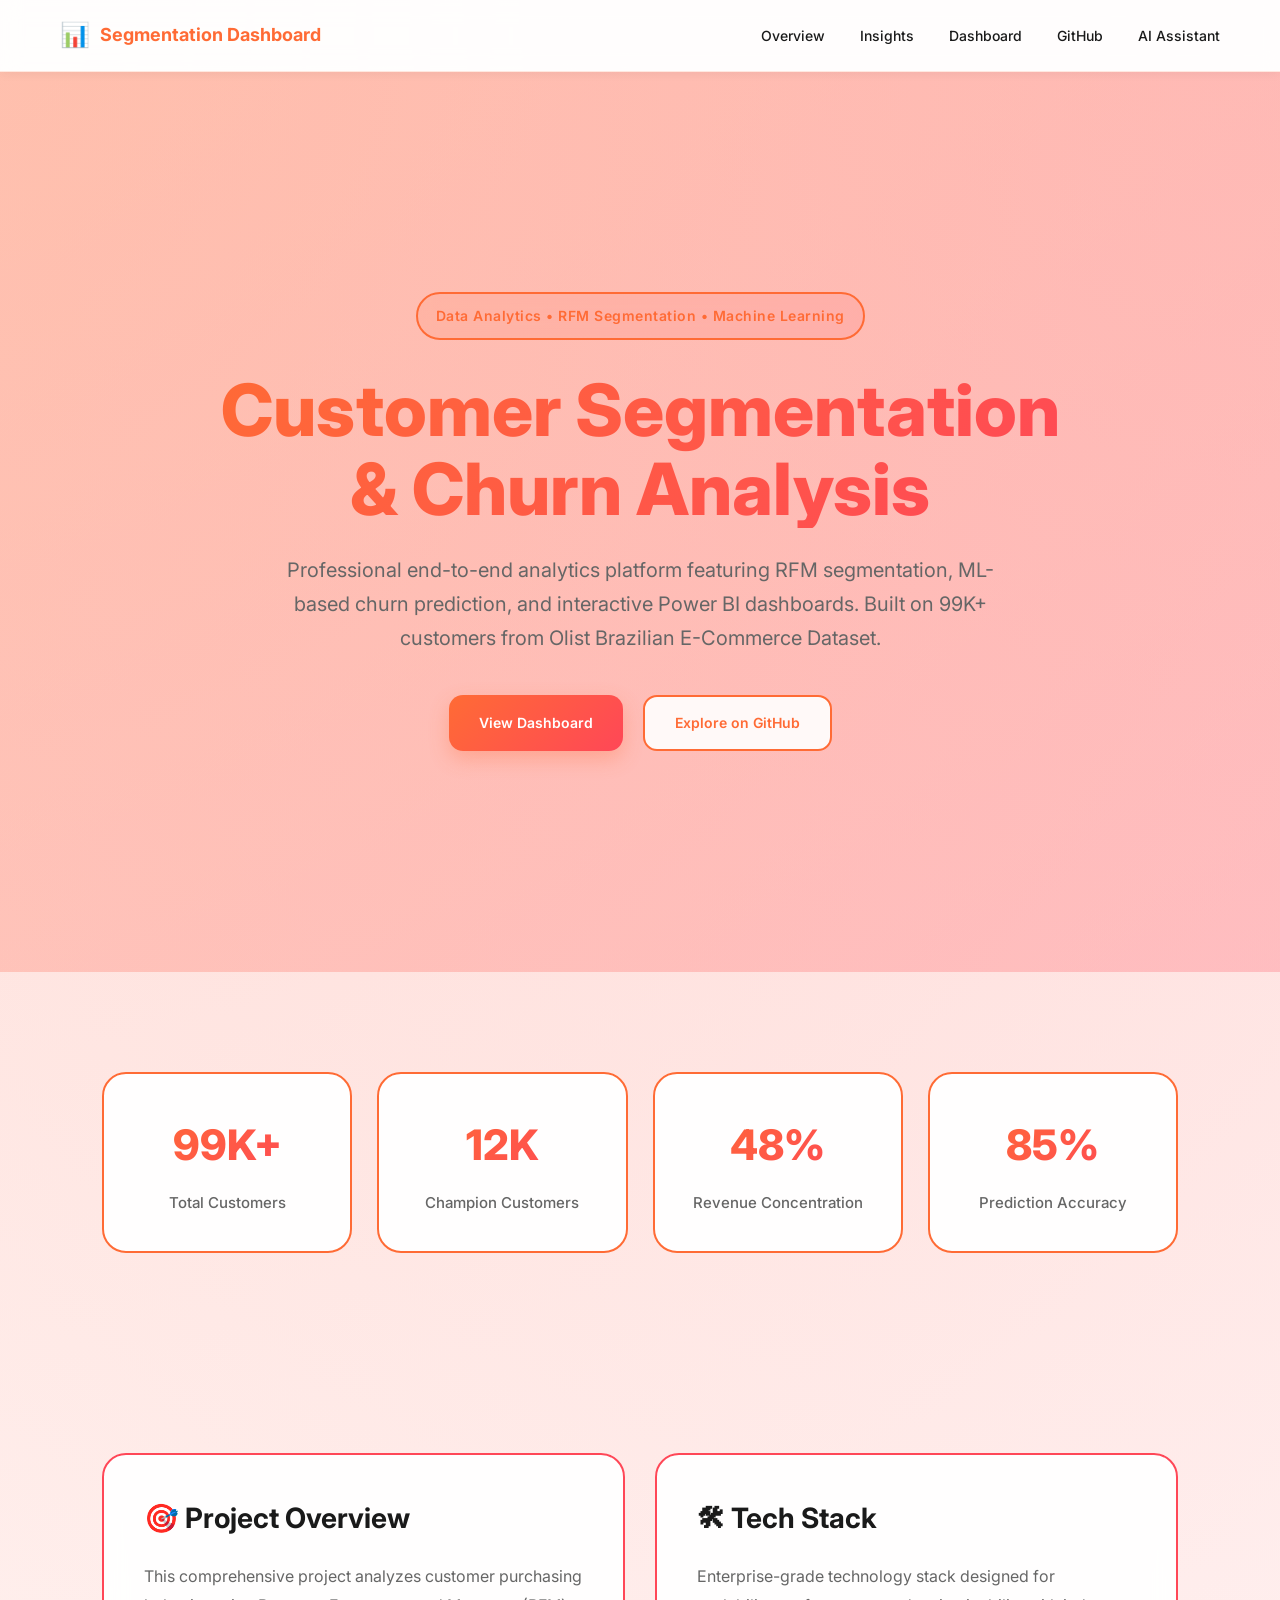
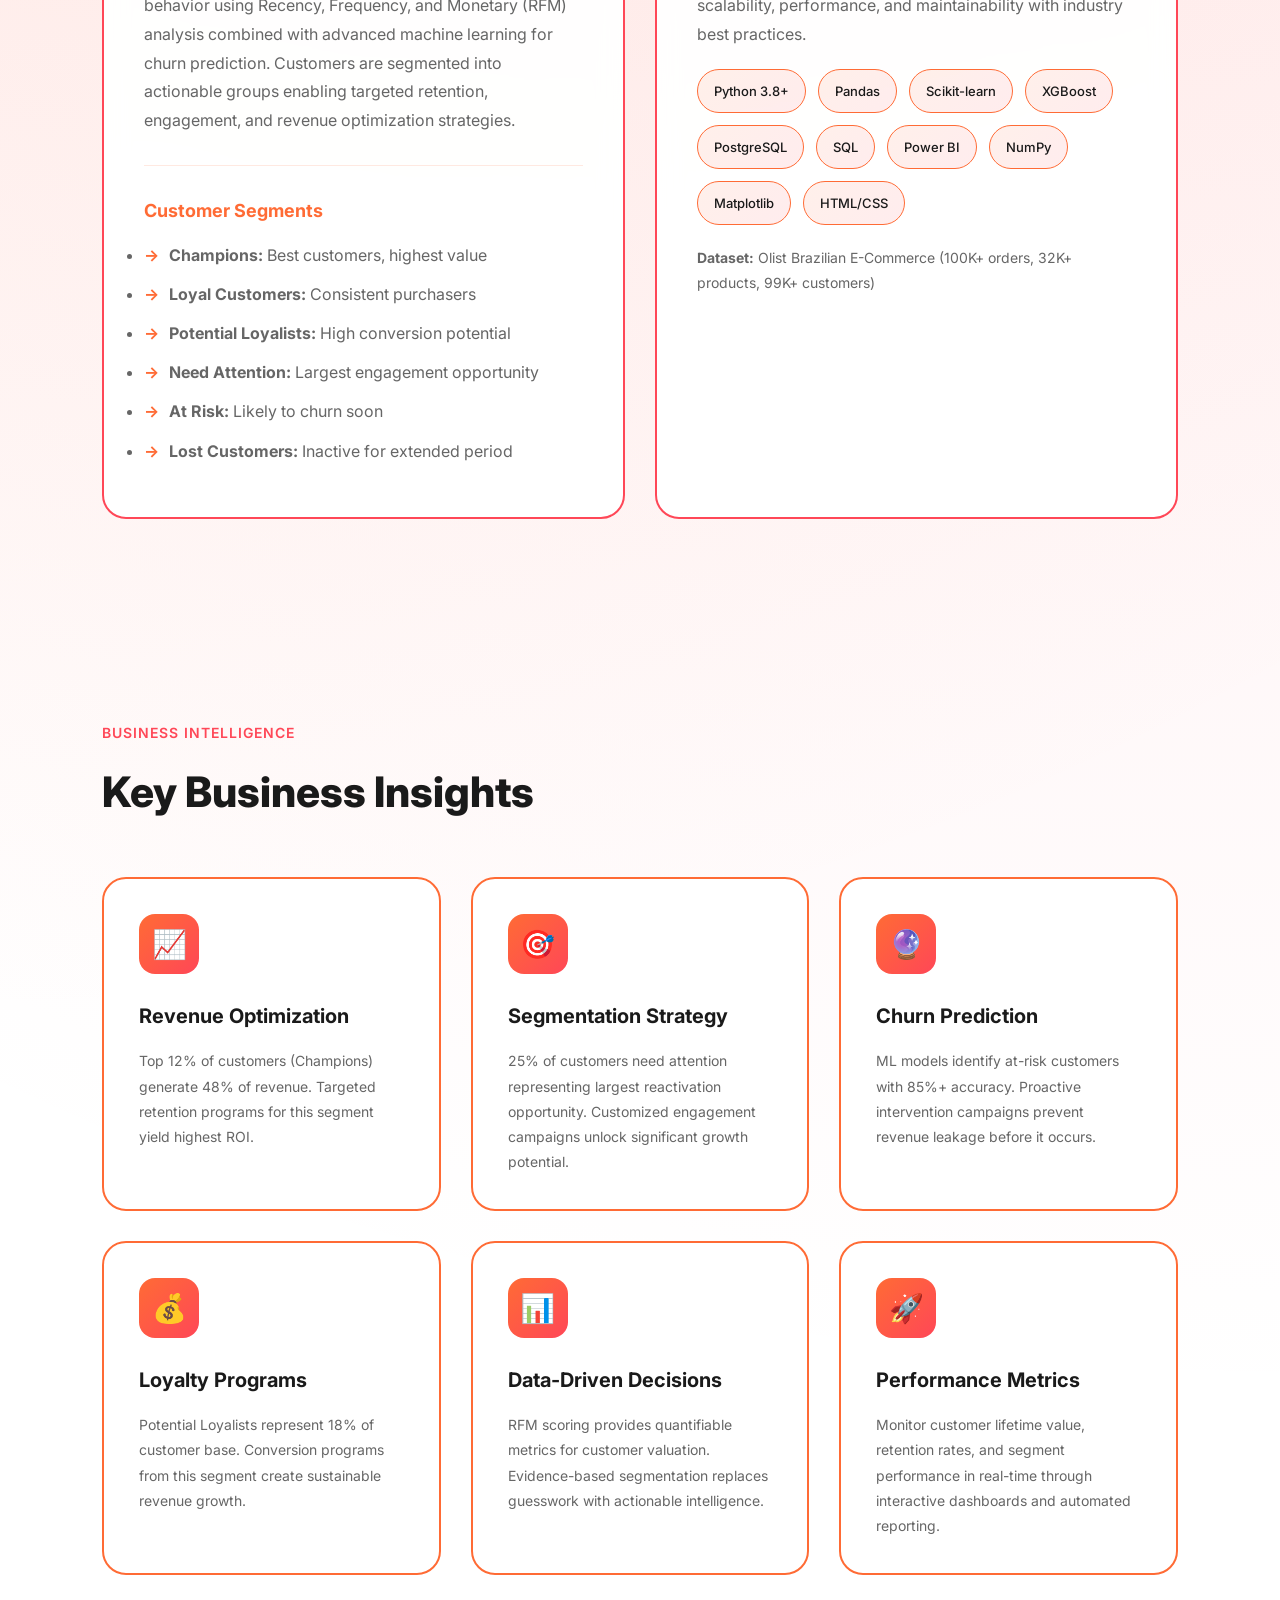
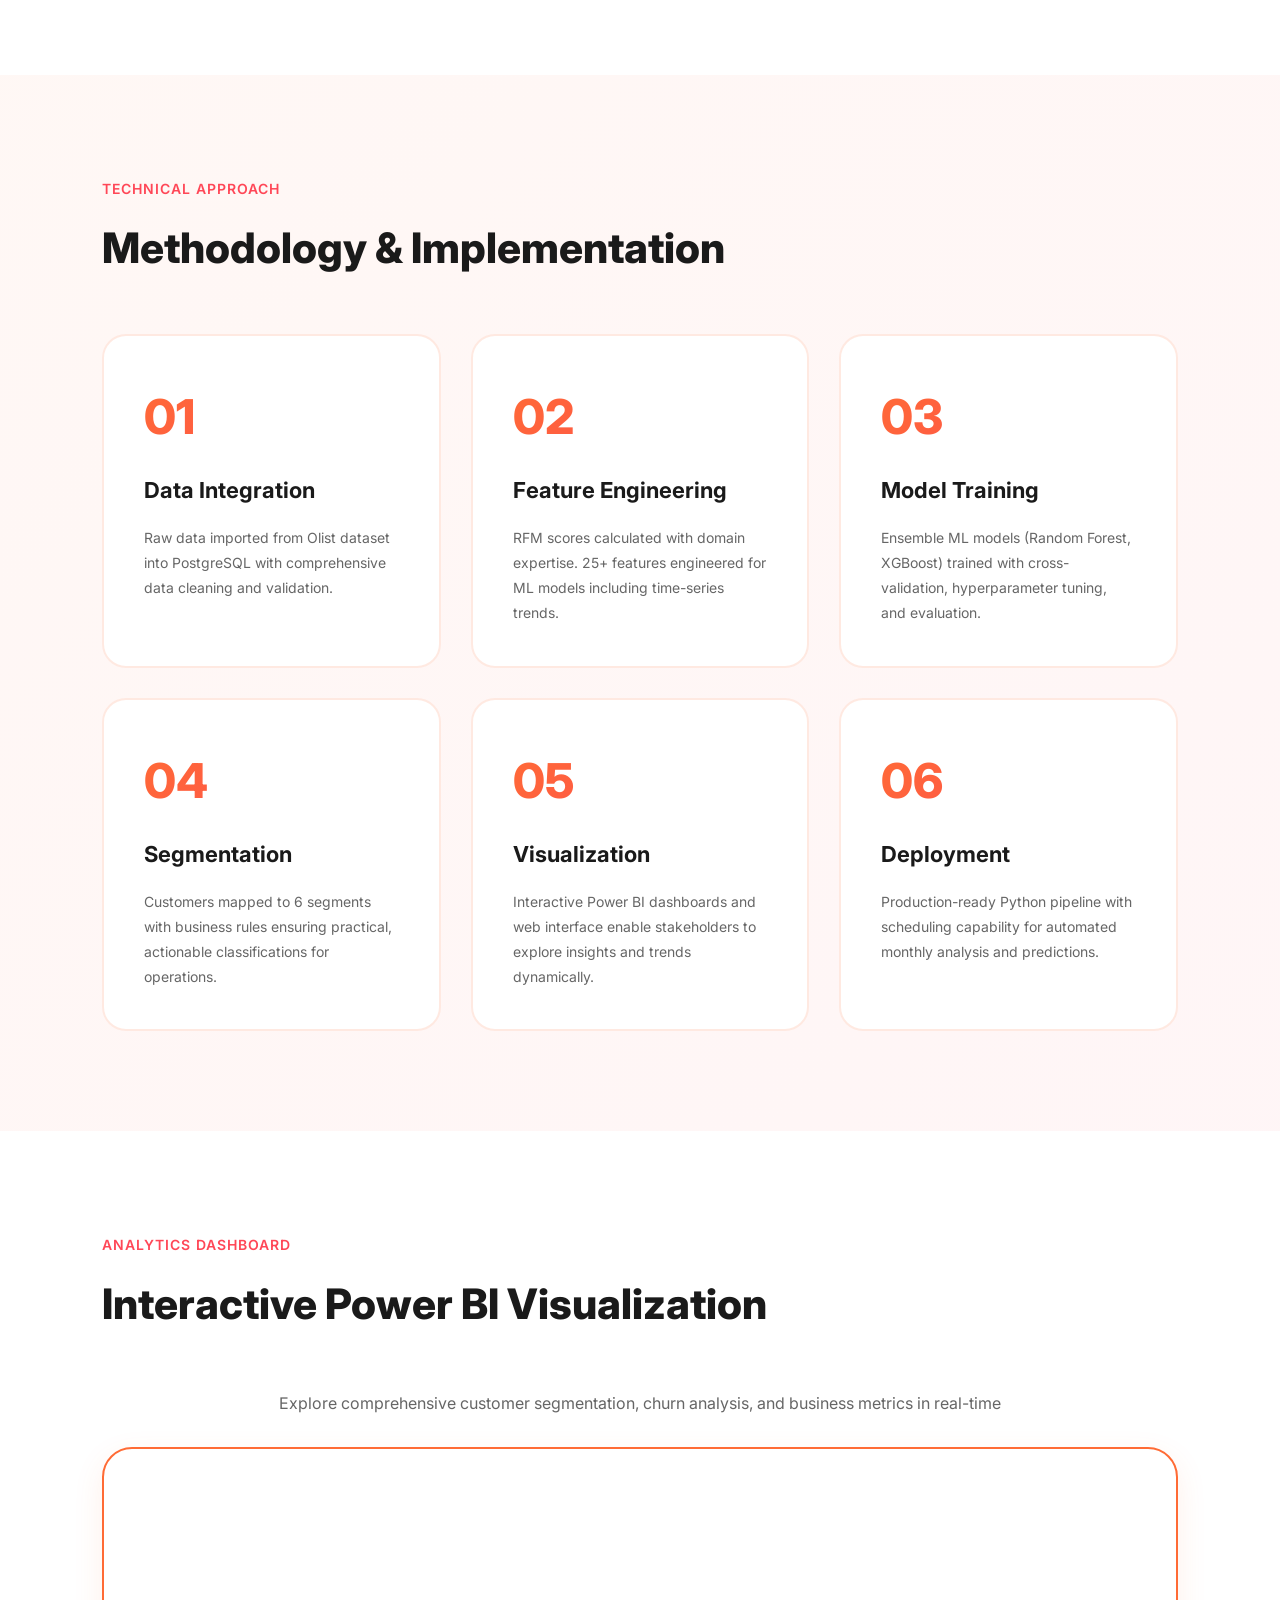
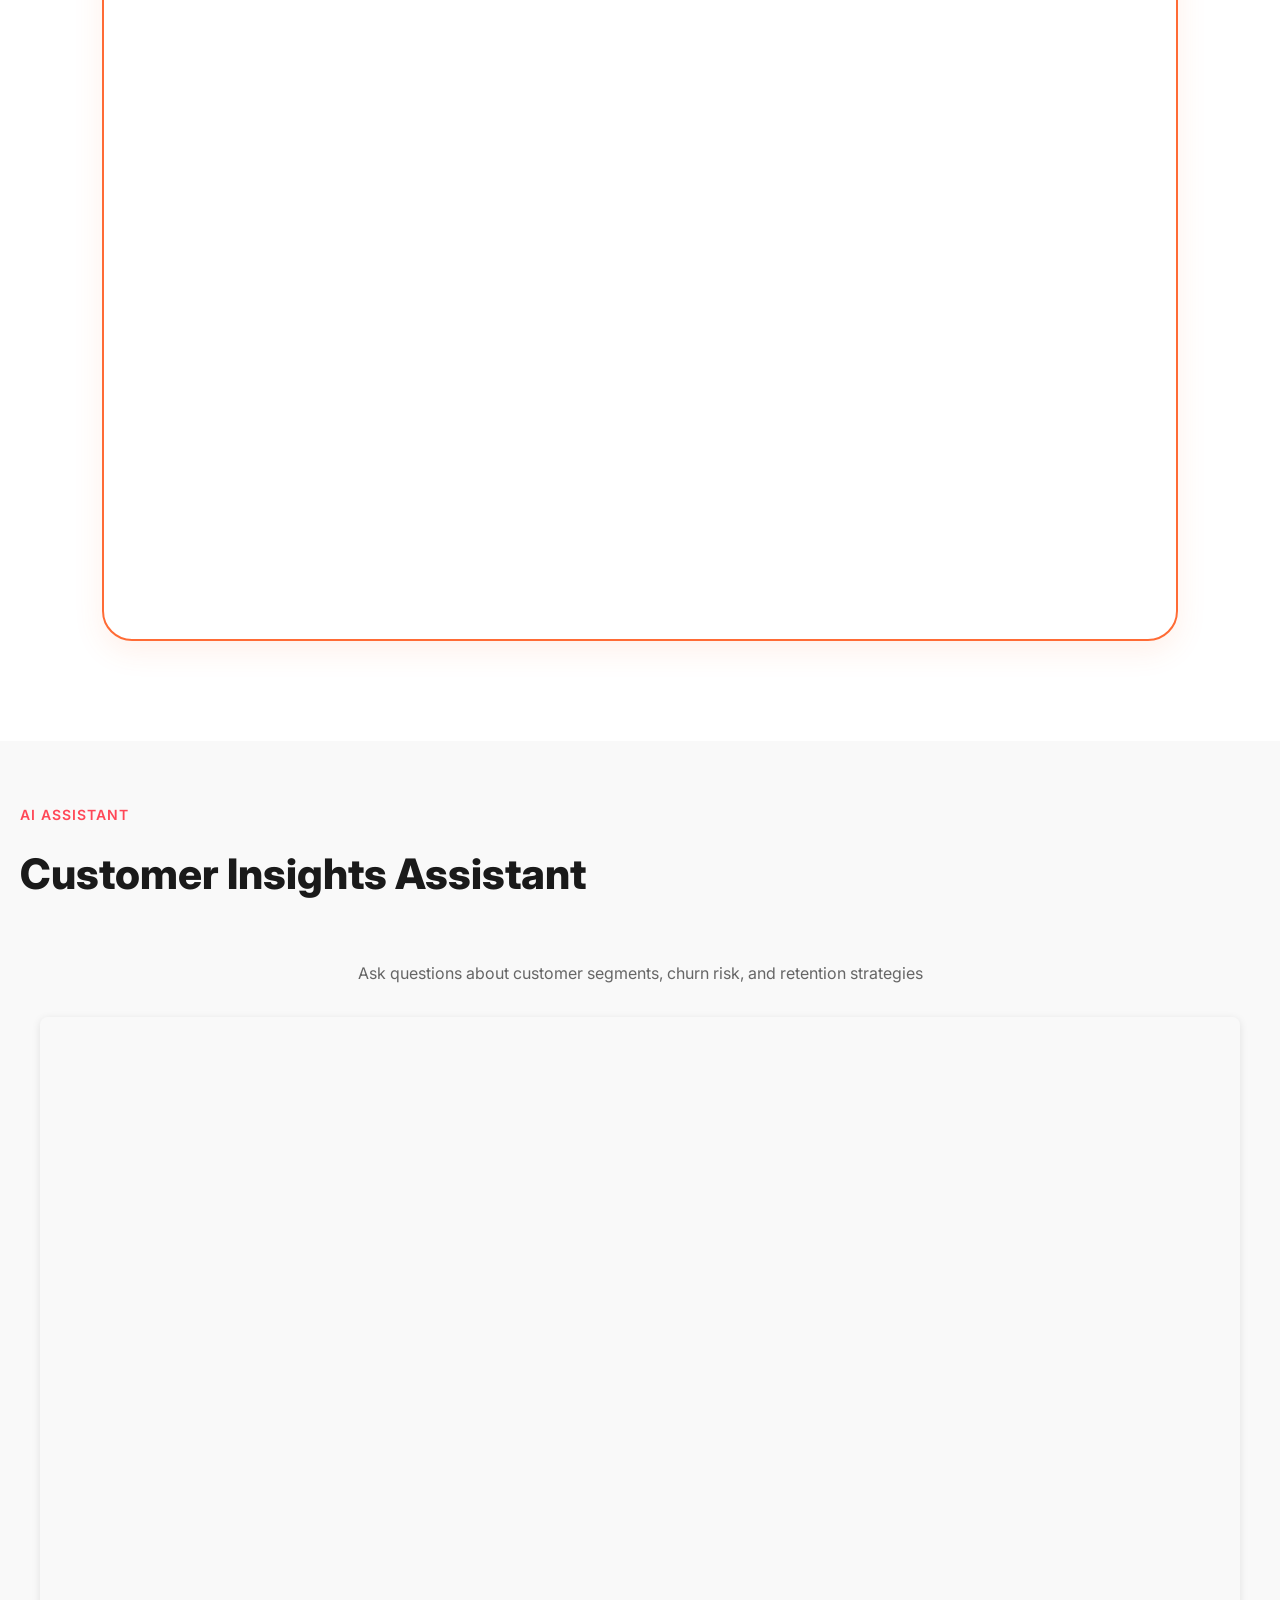
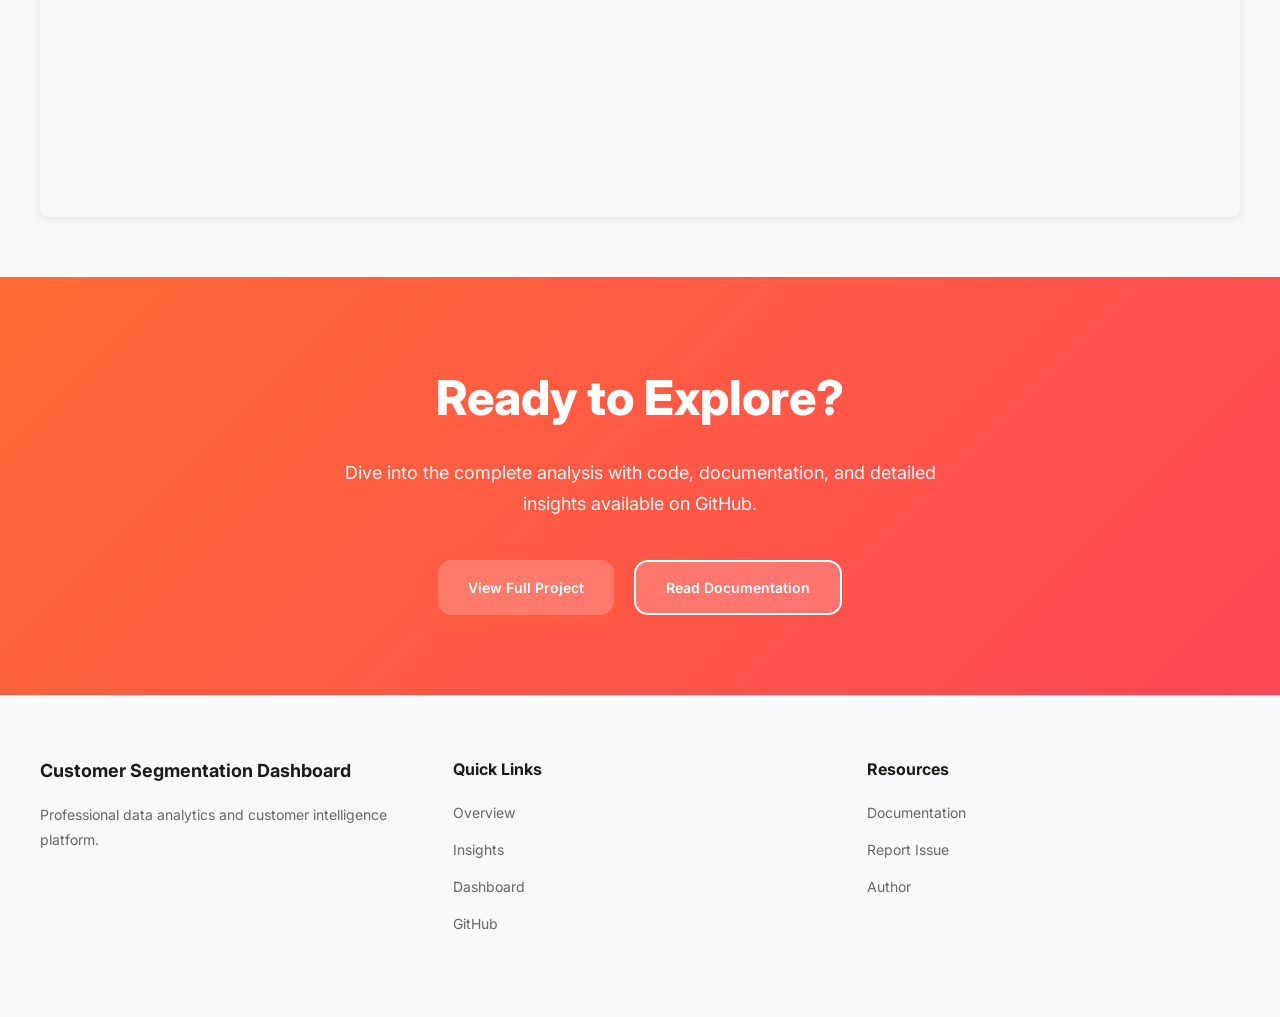
<file: index.html>
<!DOCTYPE html>
<html lang="en">

<head>

  <meta charset="UTF-8" />
  <meta name="viewport" content="width=device-width, initial-scale=1.0" />
  
  <!-- SEO Meta Tags -->
  <meta name="description" content="Professional customer segmentation and churn analysis dashboard built on Olist Brazilian E-Commerce Dataset. Features RFM analysis, ML predictions, and interactive Power BI visualizations." />
  <meta name="keywords" content="customer segmentation, RFM analysis, churn prediction, data analytics, machine learning, Power BI" />
  <meta name="author" content="Arnav Modi" />
  <meta name="theme-color" content="#ff6b35" />
  
  <!-- Open Graph Tags -->
  <meta property="og:title" content="Customer Segmentation Dashboard" />
  <meta property="og:description" content="End-to-end customer analytics platform with RFM segmentation and ML churn prediction" />
  <meta property="og:type" content="website" />
  <meta property="og:url" content="https://arnavmodi-msit.github.io/Customer-Segmentation-Dashboard/" />

  <title>Customer Segmentation Dashboard | RFM Analysis & Churn Prediction</title>

  <!-- GOOGLE FONT -->
  <link rel="preconnect" href="https://fonts.googleapis.com">
  <link rel="preconnect" href="https://fonts.gstatic.com" crossorigin>
  <link href="https://fonts.googleapis.com/css2?family=Inter:wght@400;500;600;700;800&display=swap" rel="stylesheet">

  <!-- CSS -->
  <link rel="stylesheet" href="style.css" />

</head>

<body>

  <!-- NAVIGATION -->
  <nav class="navbar">
    <div class="nav-container">
      <div class="nav-logo">
        <span class="logo-icon">📊</span>
        <span class="logo-text">Segmentation Dashboard</span>
      </div>
      <ul class="nav-menu">
        <li><a href="#overview" class="nav-link">Overview</a></li>
        <li><a href="#insights" class="nav-link">Insights</a></li>
        <li><a href="#dashboard" class="nav-link">Dashboard</a></li>
        <li><a href="https://github.com/ArnavModi-MSIT/-Customer-Segmentation-Dashboard-" target="_blank" class="nav-link">GitHub</a></li>
        <li>
    <a href="https://darkthanos-customer-insights-assistant.hf.space"
       target="_blank"
       class="nav-link">
       AI Assistant
    </a>
</li>
      </ul>
    </div>
  </nav>

  <!-- HERO -->
  <header class="hero">

    <div class="hero-overlay"></div>

    <div class="hero-content">

      <span class="badge">
        Data Analytics • RFM Segmentation • Machine Learning
      </span>

      <h1>
        Customer Segmentation & Churn Analysis
      </h1>

      <p>
        Professional end-to-end analytics platform featuring RFM segmentation, 
        ML-based churn prediction, and interactive Power BI dashboards. 
        Built on 99K+ customers from Olist Brazilian E-Commerce Dataset.
      </p>

      <div class="hero-buttons">

        <a href="#dashboard" class="primary-btn">
          View Dashboard
        </a>

        <a
          href="https://github.com/ArnavModi-MSIT/-Customer-Segmentation-Dashboard-"
          target="_blank"
          class="secondary-btn">
          Explore on GitHub
        </a>

      </div>

    </div>

  </header>

  <!-- METRICS -->

  <section class="metrics">

    <div class="metric-card">
      <div class="metric-value">99K+</div>
      <p>Total Customers</p>
    </div>

    <div class="metric-card">
      <div class="metric-value">12K</div>
      <p>Champion Customers</p>
    </div>

    <div class="metric-card">
      <div class="metric-value">48%</div>
      <p>Revenue Concentration</p>
    </div>

    <div class="metric-card">
      <div class="metric-value">85%</div>
      <p>Prediction Accuracy</p>
    </div>

  </section>

  <!-- PROJECT INFO -->

  <section class="project-info" id="overview">

    <div class="card">

      <h2>🎯 Project Overview</h2>

      <p>
        This comprehensive project analyzes customer purchasing behavior using 
        Recency, Frequency, and Monetary (RFM) analysis combined with advanced 
        machine learning for churn prediction. Customers are segmented into 
        actionable groups enabling targeted retention, engagement, and 
        revenue optimization strategies.
      </p>

      <div class="segments-list">
        <h3>Customer Segments</h3>
        <ul>
          <li><strong>Champions:</strong> Best customers, highest value</li>
          <li><strong>Loyal Customers:</strong> Consistent purchasers</li>
          <li><strong>Potential Loyalists:</strong> High conversion potential</li>
          <li><strong>Need Attention:</strong> Largest engagement opportunity</li>
          <li><strong>At Risk:</strong> Likely to churn soon</li>
          <li><strong>Lost Customers:</strong> Inactive for extended period</li>
        </ul>
      </div>

    </div>

    <div class="card">

      <h2>🛠 Tech Stack</h2>

      <p>
        Enterprise-grade technology stack designed for scalability, 
        performance, and maintainability with industry best practices.
      </p>

      <div class="tech-grid">

        <span class="tech-badge">Python 3.8+</span>
        <span class="tech-badge">Pandas</span>
        <span class="tech-badge">Scikit-learn</span>
        <span class="tech-badge">XGBoost</span>
        <span class="tech-badge">PostgreSQL</span>
        <span class="tech-badge">SQL</span>
        <span class="tech-badge">Power BI</span>
        <span class="tech-badge">NumPy</span>
        <span class="tech-badge">Matplotlib</span>
        <span class="tech-badge">HTML/CSS</span>

      </div>

      <p style="margin-top: 20px; font-size: 14px; color: #666;">
        <strong>Dataset:</strong> Olist Brazilian E-Commerce (100K+ orders, 32K+ products, 99K+ customers)
      </p>

    </div>

  </section>

  <!-- INSIGHTS -->

  <section class="insights" id="insights">

    <div class="section-title">

      <span>Business Intelligence</span>

      <h2>Key Business Insights</h2>

    </div>

    <div class="insight-grid">

      <div class="insight-card">

        <div class="icon">📈</div>

        <h3>Revenue Optimization</h3>

        <p>
          Top 12% of customers (Champions) generate 48% of revenue. 
          Targeted retention programs for this segment yield highest ROI.
        </p>

      </div>

      <div class="insight-card">

        <div class="icon">🎯</div>

        <h3>Segmentation Strategy</h3>

        <p>
          25% of customers need attention representing largest reactivation 
          opportunity. Customized engagement campaigns unlock significant growth potential.
        </p>

      </div>

      <div class="insight-card">

        <div class="icon">🔮</div>

        <h3>Churn Prediction</h3>

        <p>
          ML models identify at-risk customers with 85%+ accuracy. 
          Proactive intervention campaigns prevent revenue leakage before it occurs.
        </p>

      </div>

      <div class="insight-card">

        <div class="icon">💰</div>

        <h3>Loyalty Programs</h3>

        <p>
          Potential Loyalists represent 18% of customer base. 
          Conversion programs from this segment create sustainable revenue growth.
        </p>

      </div>

      <div class="insight-card">

        <div class="icon">📊</div>

        <h3>Data-Driven Decisions</h3>

        <p>
          RFM scoring provides quantifiable metrics for customer valuation. 
          Evidence-based segmentation replaces guesswork with actionable intelligence.
        </p>

      </div>

      <div class="insight-card">

        <div class="icon">🚀</div>

        <h3>Performance Metrics</h3>

        <p>
          Monitor customer lifetime value, retention rates, and segment performance 
          in real-time through interactive dashboards and automated reporting.
        </p>

      </div>

    </div>

  </section>

  <!-- METHODOLOGY -->

  <section class="methodology">

    <div class="section-title">

      <span>Technical Approach</span>

      <h2>Methodology & Implementation</h2>

    </div>

    <div class="methodology-grid">

      <div class="method-card">
        <div class="method-number">01</div>
        <h3>Data Integration</h3>
        <p>Raw data imported from Olist dataset into PostgreSQL with comprehensive data cleaning and validation.</p>
      </div>

      <div class="method-card">
        <div class="method-number">02</div>
        <h3>Feature Engineering</h3>
        <p>RFM scores calculated with domain expertise. 25+ features engineered for ML models including time-series trends.</p>
      </div>

      <div class="method-card">
        <div class="method-number">03</div>
        <h3>Model Training</h3>
        <p>Ensemble ML models (Random Forest, XGBoost) trained with cross-validation, hyperparameter tuning, and evaluation.</p>
      </div>

      <div class="method-card">
        <div class="method-number">04</div>
        <h3>Segmentation</h3>
        <p>Customers mapped to 6 segments with business rules ensuring practical, actionable classifications for operations.</p>
      </div>

      <div class="method-card">
        <div class="method-number">05</div>
        <h3>Visualization</h3>
        <p>Interactive Power BI dashboards and web interface enable stakeholders to explore insights and trends dynamically.</p>
      </div>

      <div class="method-card">
        <div class="method-number">06</div>
        <h3>Deployment</h3>
        <p>Production-ready Python pipeline with scheduling capability for automated monthly analysis and predictions.</p>
      </div>

    </div>

  </section>

  <!-- DASHBOARD -->

  <section class="dashboard" id="dashboard">

    <div class="section-title">

      <span>Analytics Dashboard</span>

      <h2>Interactive Power BI Visualization</h2>

    </div>

    <p style="text-align: center; color: #666; margin-bottom: 30px;">
      Explore comprehensive customer segmentation, churn analysis, and business metrics in real-time
    </p>

    <div class="dashboard-container">

      <iframe
        title="Customer Segmentation Dashboard"
        width="100%"
        height="750"
        src="https://app.powerbi.com/view?r=eyJrIjoiYTcwMGYxZDItM2NlYy00Njg0LTk0MGItY2RmNTNiNGU4NTQ1IiwidCI6IjNiMjk5M2Q3LTQ5YmYtNGYyOS1iNzk0LWRkNTcyN2Y0NWVlMiJ9&pageName=e3f90fc9e1e7c9c990ca"
        frameborder="0"
        allowFullScreen="true">
      </iframe>

    </div>

  </section>

  <section class="rag-section" id="ai-assistant">
    <div class="section-title">
        <span>AI Assistant</span>
        <h2>Customer Insights Assistant</h2>
    </div>
    
    <p style="text-align: center; color: #666; margin-bottom: 30px;">
        Ask questions about customer segments, churn risk, and retention strategies
    </p>
    
    <div class="rag-container">
        <iframe
            src="https://darkthanos-customer-insights-assistant.hf.space?embed=true&theme=light"
                width="100%"
            height="800"
            frameborder="0"
            style="border-radius: 8px; box-shadow: 0 2px 8px rgba(0,0,0,0.1);">
        </iframe>
    </div>
</section>

  <!-- CTA SECTION -->

  <section class="cta-section">

    <div class="cta-content">

      <h2>Ready to Explore?</h2>

      <p>
        Dive into the complete analysis with code, documentation, and detailed insights available on GitHub.
      </p>

      <div class="cta-buttons">

        <a href="https://github.com/ArnavModi-MSIT/-Customer-Segmentation-Dashboard-" target="_blank" class="primary-btn">
          View Full Project
        </a>

        <a href="README.md" target="_blank" class="secondary-btn">
          Read Documentation
        </a>

      </div>

    </div>

  </section>

  <!-- FOOTER -->

  <footer class="footer">

    <div class="footer-content">

      <div class="footer-section">
        <h3>Customer Segmentation Dashboard</h3>
        <p>Professional data analytics and customer intelligence platform.</p>
      </div>

      <div class="footer-section">
        <h4>Quick Links</h4>
        <ul>
          <li><a href="#overview">Overview</a></li>
          <li><a href="#insights">Insights</a></li>
          <li><a href="#dashboard">Dashboard</a></li>
          <li><a href="https://github.com/ArnavModi-MSIT/-Customer-Segmentation-Dashboard-" target="_blank">GitHub</a></li>
        </ul>
      </div>

      <div class="footer-section">
        <h4>Resources</h4>
        <ul>
          <li><a href="README.md" target="_blank">Documentation</a></li>
          <li><a href="https://github.com/ArnavModi-MSIT/-Customer-Segmentation-Dashboard-/issues" target="_blank">Report Issue</a></li>
          <li><a href="https://github.com/ArnavModi-MSIT" target="_blank">Author</a></li>
        </ul>
      </div>

    </div>

  </footer>

  <script>
    // Smooth scrolling for navigation links
    document.querySelectorAll('a[href^="#"]').forEach(anchor => {
      anchor.addEventListener('click', function (e) {
        e.preventDefault();
        const target = document.querySelector(this.getAttribute('href'));
        if (target) {
          target.scrollIntoView({ behavior: 'smooth' });
        }
      });
    });
  </script>

</body>

</html>
</file>
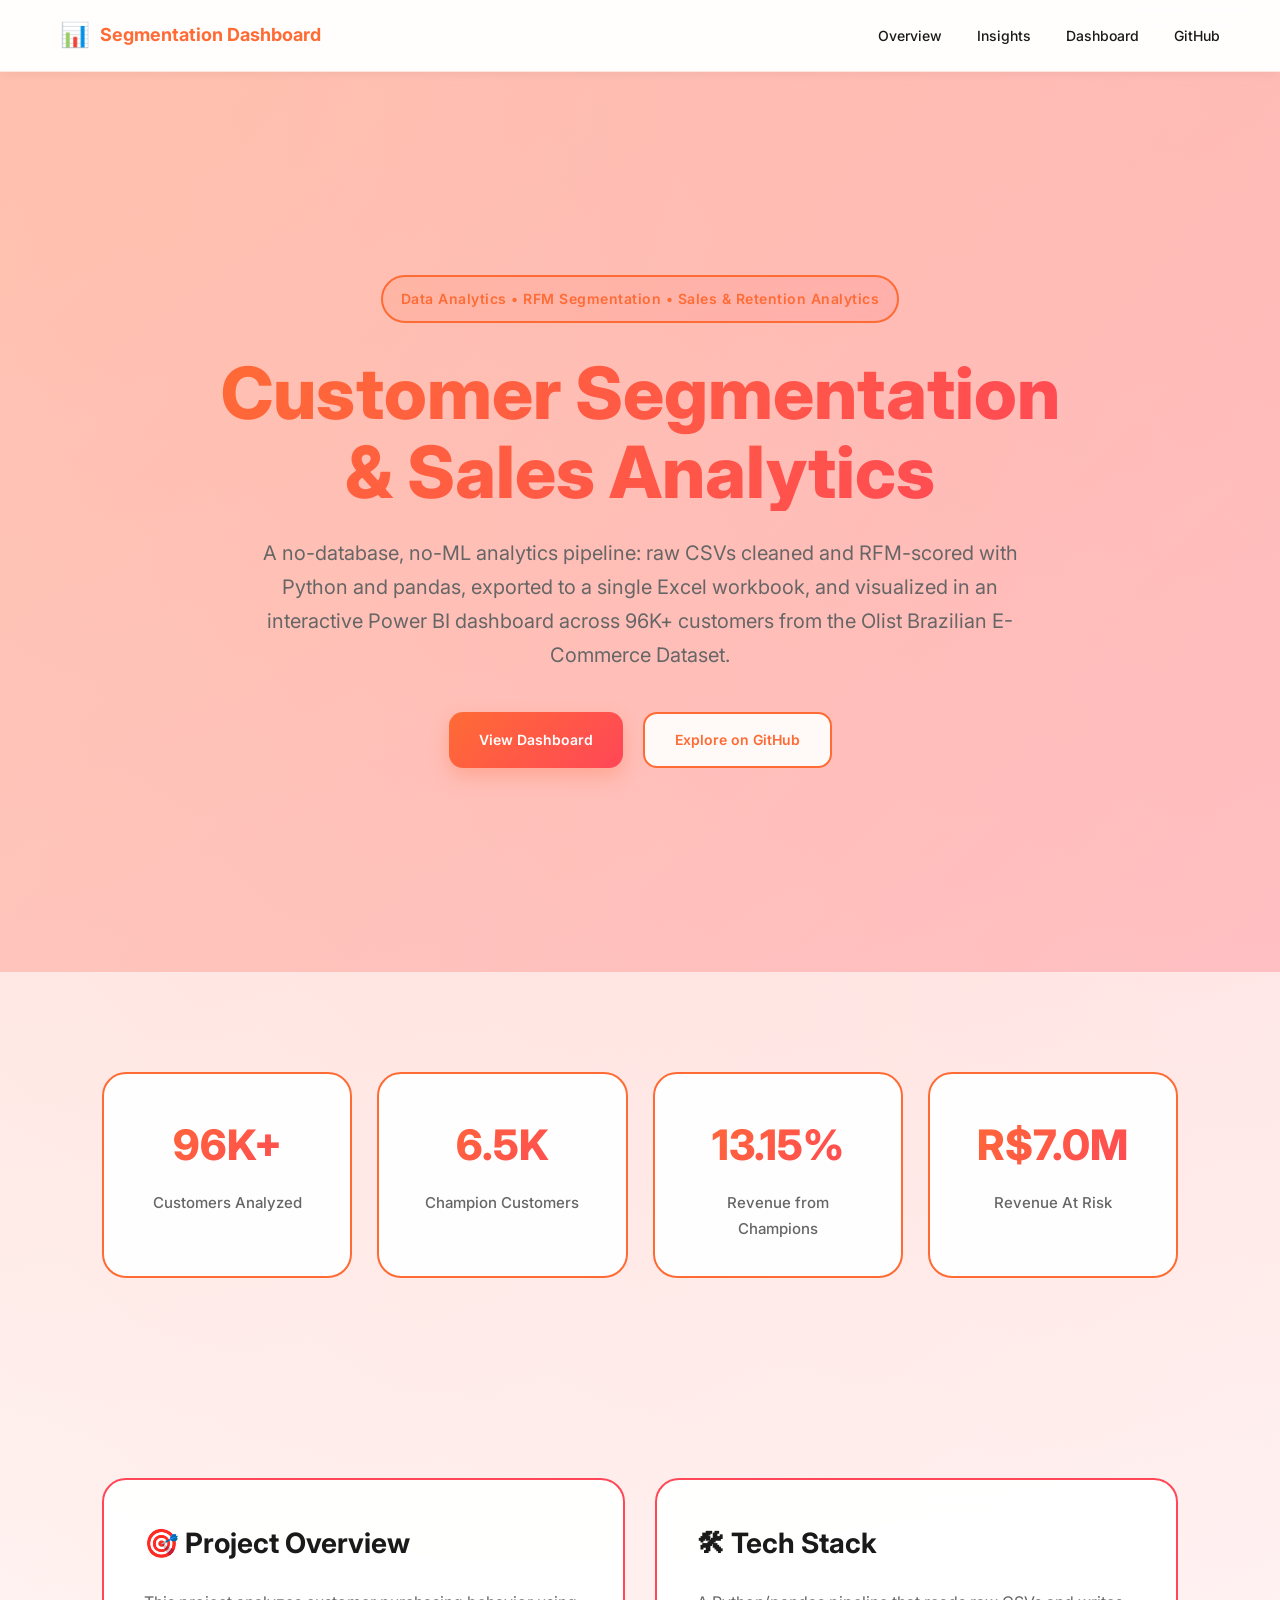
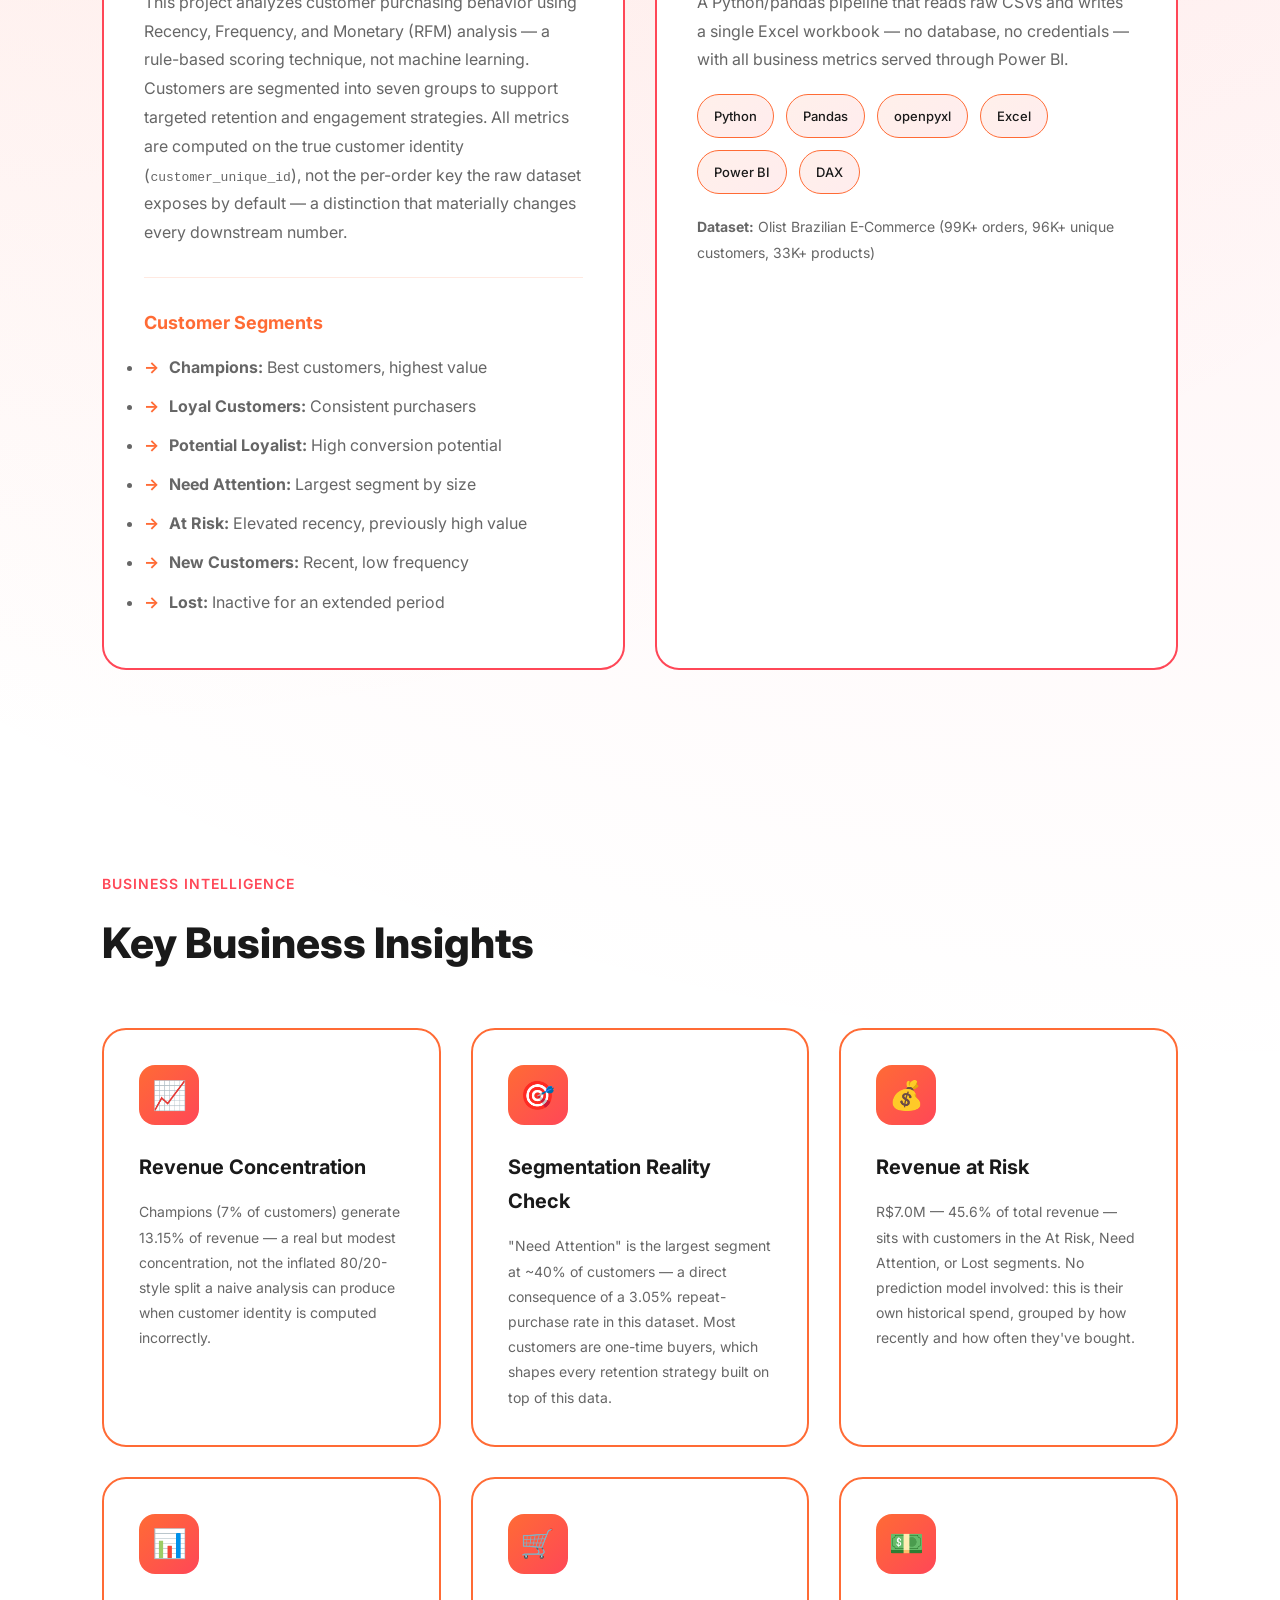
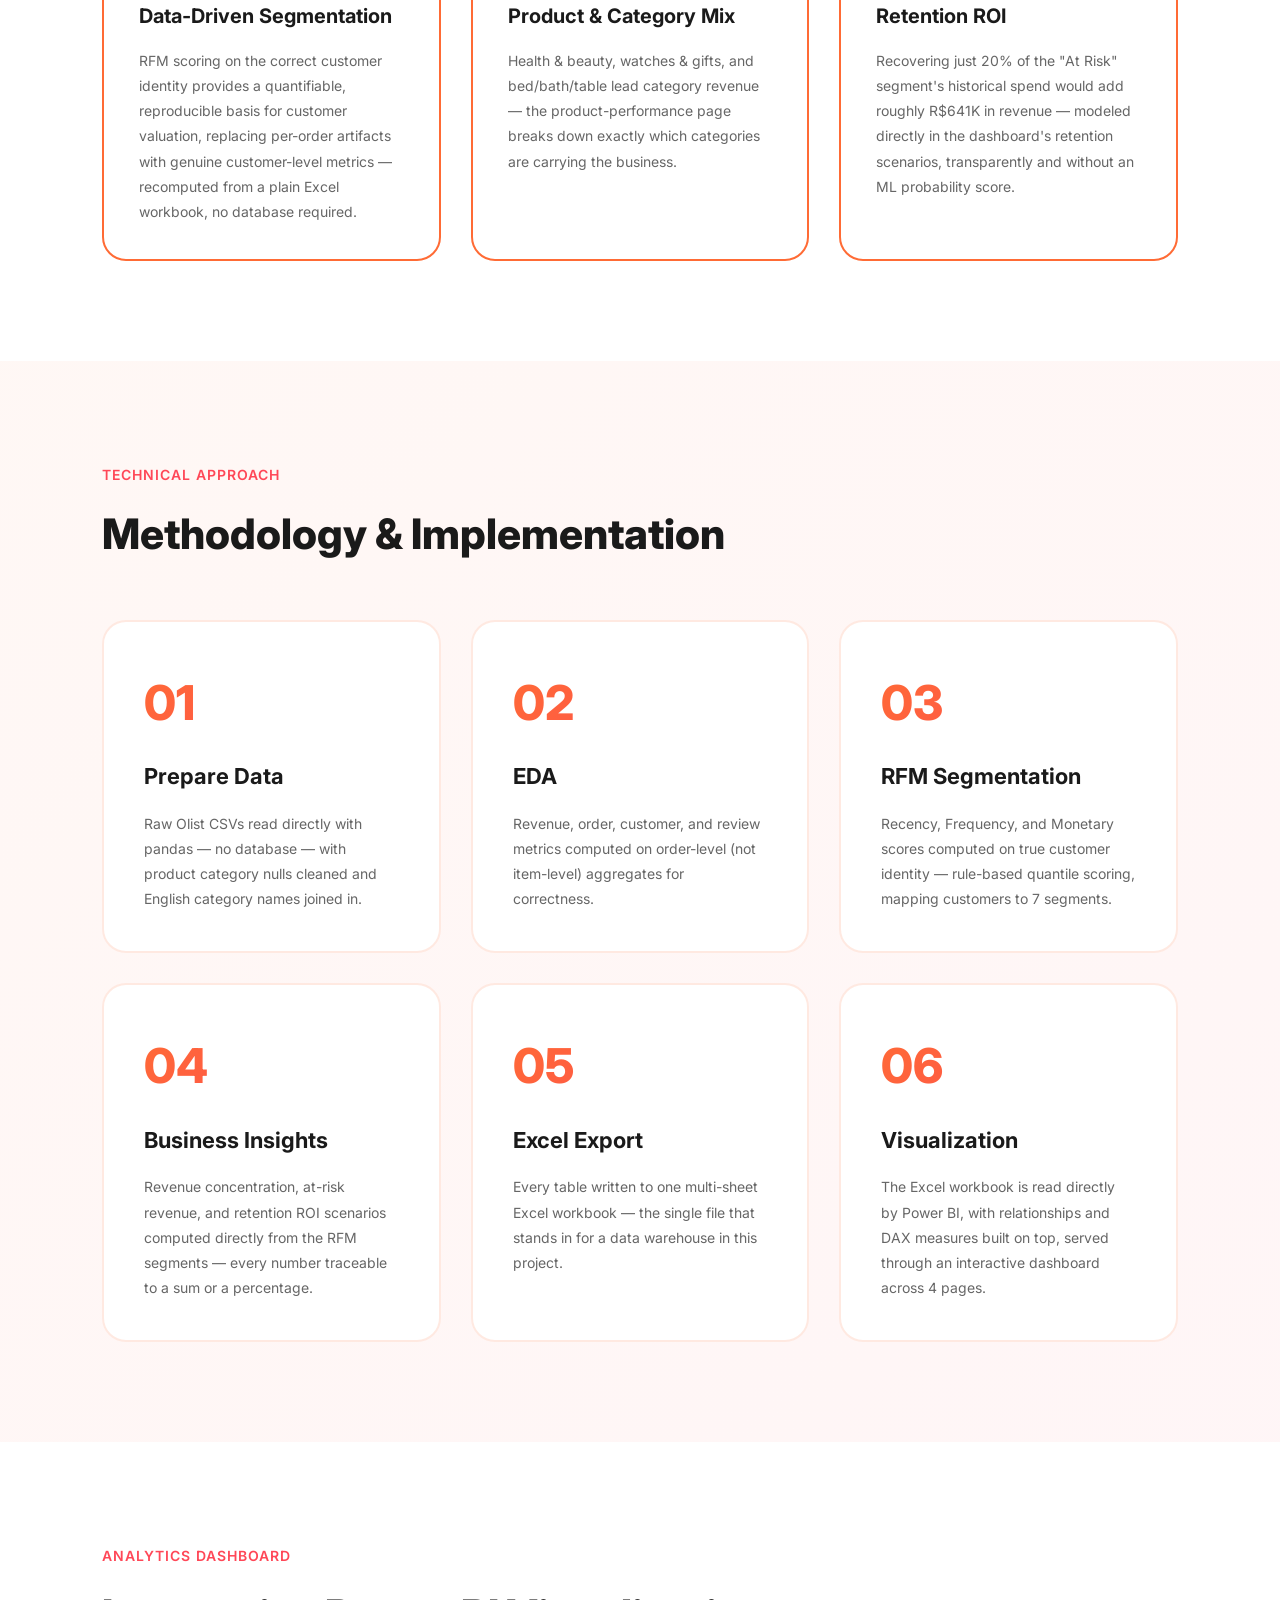
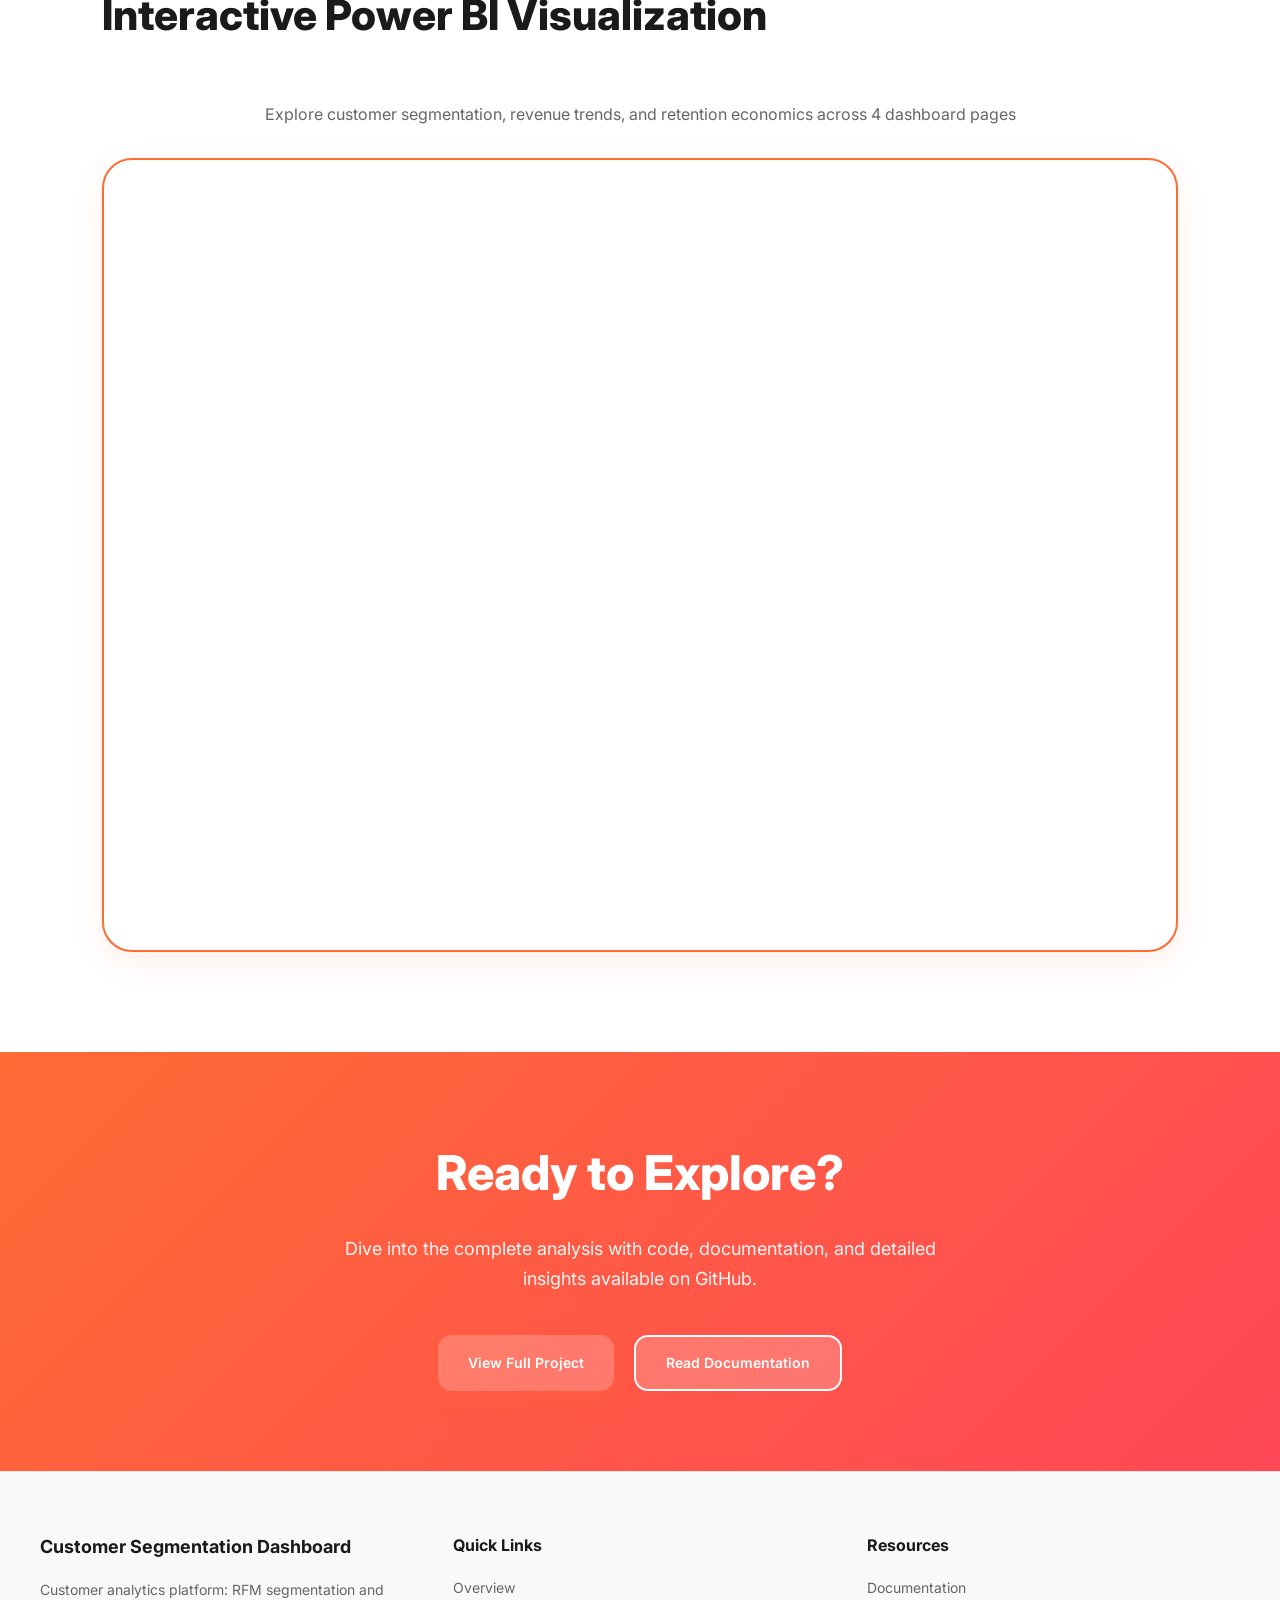
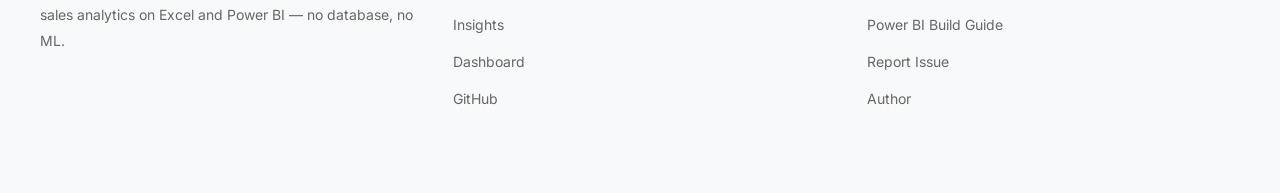
<file: docs/index.html>
<!DOCTYPE html>
<html lang="en">

<head>

  <meta charset="UTF-8" />
  <meta name="viewport" content="width=device-width, initial-scale=1.0" />

  <!-- SEO Meta Tags -->
  <meta name="description" content="Customer segmentation and sales analytics on the Olist Brazilian E-Commerce Dataset. RFM segmentation and revenue/product/geography analytics, built with Python and Excel, visualized in an interactive Power BI dashboard." />
  <meta name="keywords" content="customer segmentation, RFM analysis, sales analytics, data analytics, Power BI, Excel, pandas" />
  <meta name="author" content="Arnav Modi" />
  <meta name="theme-color" content="#ff6b35" />

  <!-- Open Graph Tags -->
  <meta property="og:title" content="Customer Segmentation Dashboard" />
  <meta property="og:description" content="RFM customer segmentation and sales analytics platform built with Python, Excel, and Power BI" />
  <meta property="og:type" content="website" />
  <meta property="og:url" content="https://arnavmodi-msit.github.io/Customer-Segmentation-Dashboard/" />

  <title>Customer Segmentation Dashboard | RFM Analysis & Sales Analytics</title>

  <!-- GOOGLE FONT -->
  <link rel="preconnect" href="https://fonts.googleapis.com">
  <link rel="preconnect" href="https://fonts.gstatic.com" crossorigin>
  <link href="https://fonts.googleapis.com/css2?family=Inter:wght@400;500;600;700;800&display=swap" rel="stylesheet">

  <!-- CSS -->
  <link rel="stylesheet" href="style.css" />

</head>

<body>

  <!-- NAVIGATION -->
  <nav class="navbar">
    <div class="nav-container">
      <div class="nav-logo">
        <span class="logo-icon">📊</span>
        <span class="logo-text">Segmentation Dashboard</span>
      </div>
      <ul class="nav-menu">
        <li><a href="#overview" class="nav-link">Overview</a></li>
        <li><a href="#insights" class="nav-link">Insights</a></li>
        <li><a href="#dashboard" class="nav-link">Dashboard</a></li>
        <li><a href="https://github.com/ArnavModi-MSIT/-Customer-Segmentation-Dashboard-" target="_blank" class="nav-link">GitHub</a></li>
      </ul>
    </div>
  </nav>

  <!-- HERO -->
  <header class="hero">

    <div class="hero-overlay"></div>

    <div class="hero-content">

      <span class="badge">
        Data Analytics • RFM Segmentation • Sales & Retention Analytics
      </span>

      <h1>
        Customer Segmentation & Sales Analytics
      </h1>

      <p>
        A no-database, no-ML analytics pipeline: raw CSVs cleaned and RFM-scored
        with Python and pandas, exported to a single Excel workbook, and
        visualized in an interactive Power BI dashboard across 96K+ customers
        from the Olist Brazilian E-Commerce Dataset.
      </p>

      <div class="hero-buttons">

        <a href="#dashboard" class="primary-btn">
          View Dashboard
        </a>

        <a
          href="https://github.com/ArnavModi-MSIT/-Customer-Segmentation-Dashboard-"
          target="_blank"
          class="secondary-btn">
          Explore on GitHub
        </a>

      </div>

    </div>

  </header>

  <!-- METRICS -->

  <section class="metrics">

    <div class="metric-card">
      <div class="metric-value">96K+</div>
      <p>Customers Analyzed</p>
    </div>

    <div class="metric-card">
      <div class="metric-value">6.5K</div>
      <p>Champion Customers</p>
    </div>

    <div class="metric-card">
      <div class="metric-value">13.15%</div>
      <p>Revenue from Champions</p>
    </div>

    <div class="metric-card">
      <div class="metric-value">R$7.0M</div>
      <p>Revenue At Risk</p>
    </div>

  </section>

  <!-- PROJECT INFO -->

  <section class="project-info" id="overview">

    <div class="card">

      <h2>🎯 Project Overview</h2>

      <p>
        This project analyzes customer purchasing behavior using Recency,
        Frequency, and Monetary (RFM) analysis &mdash; a rule-based scoring
        technique, not machine learning. Customers are segmented into seven
        groups to support targeted retention and engagement strategies. All
        metrics are computed on the true customer identity
        (<code>customer_unique_id</code>), not the per-order key the raw
        dataset exposes by default &mdash; a distinction that materially
        changes every downstream number.
      </p>

      <div class="segments-list">
        <h3>Customer Segments</h3>
        <ul>
          <li><strong>Champions:</strong> Best customers, highest value</li>
          <li><strong>Loyal Customers:</strong> Consistent purchasers</li>
          <li><strong>Potential Loyalist:</strong> High conversion potential</li>
          <li><strong>Need Attention:</strong> Largest segment by size</li>
          <li><strong>At Risk:</strong> Elevated recency, previously high value</li>
          <li><strong>New Customers:</strong> Recent, low frequency</li>
          <li><strong>Lost:</strong> Inactive for an extended period</li>
        </ul>
      </div>

    </div>

    <div class="card">

      <h2>🛠 Tech Stack</h2>

      <p>
        A Python/pandas pipeline that reads raw CSVs and writes a single
        Excel workbook &mdash; no database, no credentials &mdash; with all
        business metrics served through Power BI.
      </p>

      <div class="tech-grid">

        <span class="tech-badge">Python</span>
        <span class="tech-badge">Pandas</span>
        <span class="tech-badge">openpyxl</span>
        <span class="tech-badge">Excel</span>
        <span class="tech-badge">Power BI</span>
        <span class="tech-badge">DAX</span>

      </div>

      <p style="margin-top: 20px; font-size: 14px; color: #666;">
        <strong>Dataset:</strong> Olist Brazilian E-Commerce (99K+ orders, 96K+ unique customers, 33K+ products)
      </p>

    </div>

  </section>

  <!-- INSIGHTS -->

  <section class="insights" id="insights">

    <div class="section-title">

      <span>Business Intelligence</span>

      <h2>Key Business Insights</h2>

    </div>

    <div class="insight-grid">

      <div class="insight-card">

        <div class="icon">📈</div>

        <h3>Revenue Concentration</h3>

        <p>
          Champions (7% of customers) generate 13.15% of revenue &mdash;
          a real but modest concentration, not the inflated 80/20-style
          split a naive analysis can produce when customer identity is
          computed incorrectly.
        </p>

      </div>

      <div class="insight-card">

        <div class="icon">🎯</div>

        <h3>Segmentation Reality Check</h3>

        <p>
          "Need Attention" is the largest segment at ~40% of customers &mdash;
          a direct consequence of a 3.05% repeat-purchase rate in this
          dataset. Most customers are one-time buyers, which shapes every
          retention strategy built on top of this data.
        </p>

      </div>

      <div class="insight-card">

        <div class="icon">💰</div>

        <h3>Revenue at Risk</h3>

        <p>
          R$7.0M &mdash; 45.6% of total revenue &mdash; sits with customers
          in the At Risk, Need Attention, or Lost segments. No prediction
          model involved: this is their own historical spend, grouped by
          how recently and how often they've bought.
        </p>

      </div>

      <div class="insight-card">

        <div class="icon">📊</div>

        <h3>Data-Driven Segmentation</h3>

        <p>
          RFM scoring on the correct customer identity provides a
          quantifiable, reproducible basis for customer valuation,
          replacing per-order artifacts with genuine customer-level metrics
          &mdash; recomputed from a plain Excel workbook, no database
          required.
        </p>

      </div>

      <div class="insight-card">

        <div class="icon">🛒</div>

        <h3>Product & Category Mix</h3>

        <p>
          Health &amp; beauty, watches &amp; gifts, and bed/bath/table lead
          category revenue &mdash; the product-performance page breaks down
          exactly which categories are carrying the business.
        </p>

      </div>

      <div class="insight-card">

        <div class="icon">💵</div>

        <h3>Retention ROI</h3>

        <p>
          Recovering just 20% of the "At Risk" segment's historical spend
          would add roughly R$641K in revenue &mdash; modeled directly in
          the dashboard's retention scenarios, transparently and without
          an ML probability score.
        </p>

      </div>

    </div>

  </section>

  <!-- METHODOLOGY -->

  <section class="methodology">

    <div class="section-title">

      <span>Technical Approach</span>

      <h2>Methodology & Implementation</h2>

    </div>

    <div class="methodology-grid">

      <div class="method-card">
        <div class="method-number">01</div>
        <h3>Prepare Data</h3>
        <p>Raw Olist CSVs read directly with pandas &mdash; no database &mdash; with product category nulls cleaned and English category names joined in.</p>
      </div>

      <div class="method-card">
        <div class="method-number">02</div>
        <h3>EDA</h3>
        <p>Revenue, order, customer, and review metrics computed on order-level (not item-level) aggregates for correctness.</p>
      </div>

      <div class="method-card">
        <div class="method-number">03</div>
        <h3>RFM Segmentation</h3>
        <p>Recency, Frequency, and Monetary scores computed on true customer identity &mdash; rule-based quantile scoring, mapping customers to 7 segments.</p>
      </div>

      <div class="method-card">
        <div class="method-number">04</div>
        <h3>Business Insights</h3>
        <p>Revenue concentration, at-risk revenue, and retention ROI scenarios computed directly from the RFM segments &mdash; every number traceable to a sum or a percentage.</p>
      </div>

      <div class="method-card">
        <div class="method-number">05</div>
        <h3>Excel Export</h3>
        <p>Every table written to one multi-sheet Excel workbook &mdash; the single file that stands in for a data warehouse in this project.</p>
      </div>

      <div class="method-card">
        <div class="method-number">06</div>
        <h3>Visualization</h3>
        <p>The Excel workbook is read directly by Power BI, with relationships and DAX measures built on top, served through an interactive dashboard across 4 pages.</p>
      </div>

    </div>

  </section>

  <!-- DASHBOARD -->

  <section class="dashboard" id="dashboard">

    <div class="section-title">

      <span>Analytics Dashboard</span>

      <h2>Interactive Power BI Visualization</h2>

    </div>

    <p style="text-align: center; color: #666; margin-bottom: 30px;">
      Explore customer segmentation, revenue trends, and retention economics across 4 dashboard pages
    </p>

    <div class="dashboard-container">

      <iframe
      title="Customer Segmentation Dashboard"
      width="100%"
      height="750"
      src="https://app.powerbi.com/view?r=eyJrIjoiYTcwMGYxZDItM2NlYy00Njg0LTk0MGItY2RmNTNiNGU4NTQ1IiwidCI6IjNiMjk5M2Q3LTQ5YmYtNGYyOS1iNzk0LWRkNTcyN2Y0NWVlMiJ9"
      frameborder="0"
      allowFullScreen="true">
    </iframe>

    </div>

  </section>

  <!-- CTA SECTION -->

  <section class="cta-section">

    <div class="cta-content">

      <h2>Ready to Explore?</h2>

      <p>
        Dive into the complete analysis with code, documentation, and detailed insights available on GitHub.
      </p>

      <div class="cta-buttons">

        <a href="https://github.com/ArnavModi-MSIT/-Customer-Segmentation-Dashboard-" target="_blank" class="primary-btn">
          View Full Project
        </a>

        <a href="README.md" target="_blank" class="secondary-btn">
          Read Documentation
        </a>

      </div>

    </div>

  </section>

  <!-- FOOTER -->

  <footer class="footer">

    <div class="footer-content">

      <div class="footer-section">
        <h3>Customer Segmentation Dashboard</h3>
        <p>Customer analytics platform: RFM segmentation and sales analytics on Excel and Power BI &mdash; no database, no ML.</p>
      </div>

      <div class="footer-section">
        <h4>Quick Links</h4>
        <ul>
          <li><a href="#overview">Overview</a></li>
          <li><a href="#insights">Insights</a></li>
          <li><a href="#dashboard">Dashboard</a></li>
          <li><a href="https://github.com/ArnavModi-MSIT/-Customer-Segmentation-Dashboard-" target="_blank">GitHub</a></li>
        </ul>
      </div>

      <div class="footer-section">
        <h4>Resources</h4>
        <ul>
          <li><a href="README.md" target="_blank">Documentation</a></li>
          <li><a href="POWER_BI_GUIDE.md" target="_blank">Power BI Build Guide</a></li>
          <li><a href="https://github.com/ArnavModi-MSIT/-Customer-Segmentation-Dashboard-/issues" target="_blank">Report Issue</a></li>
          <li><a href="https://github.com/ArnavModi-MSIT" target="_blank">Author</a></li>
        </ul>
      </div>

    </div>

  </footer>

  <script>
    // Smooth scrolling for navigation links
    document.querySelectorAll('a[href^="#"]').forEach(anchor => {
      anchor.addEventListener('click', function (e) {
        e.preventDefault();
        const target = document.querySelector(this.getAttribute('href'));
        if (target) {
          target.scrollIntoView({ behavior: 'smooth' });
        }
      });
    });
  </script>

</body>

</html>
</file>
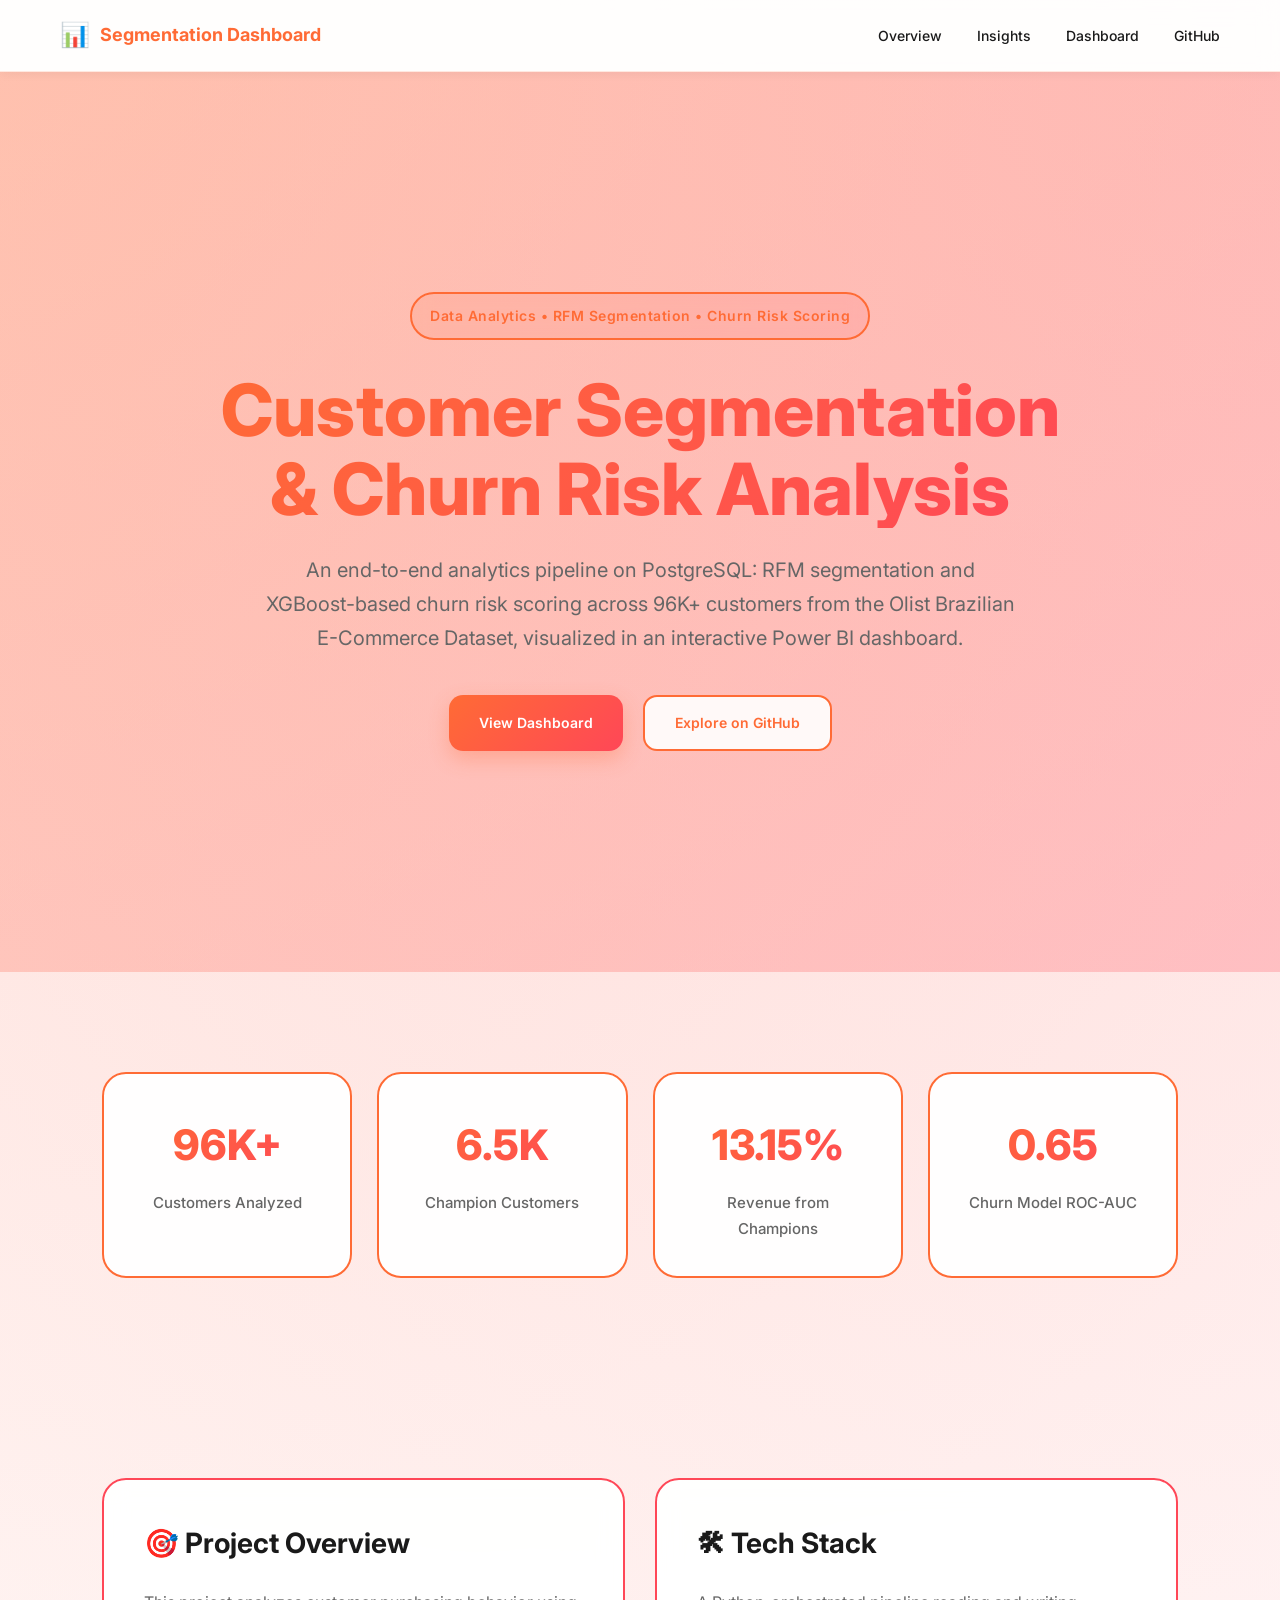
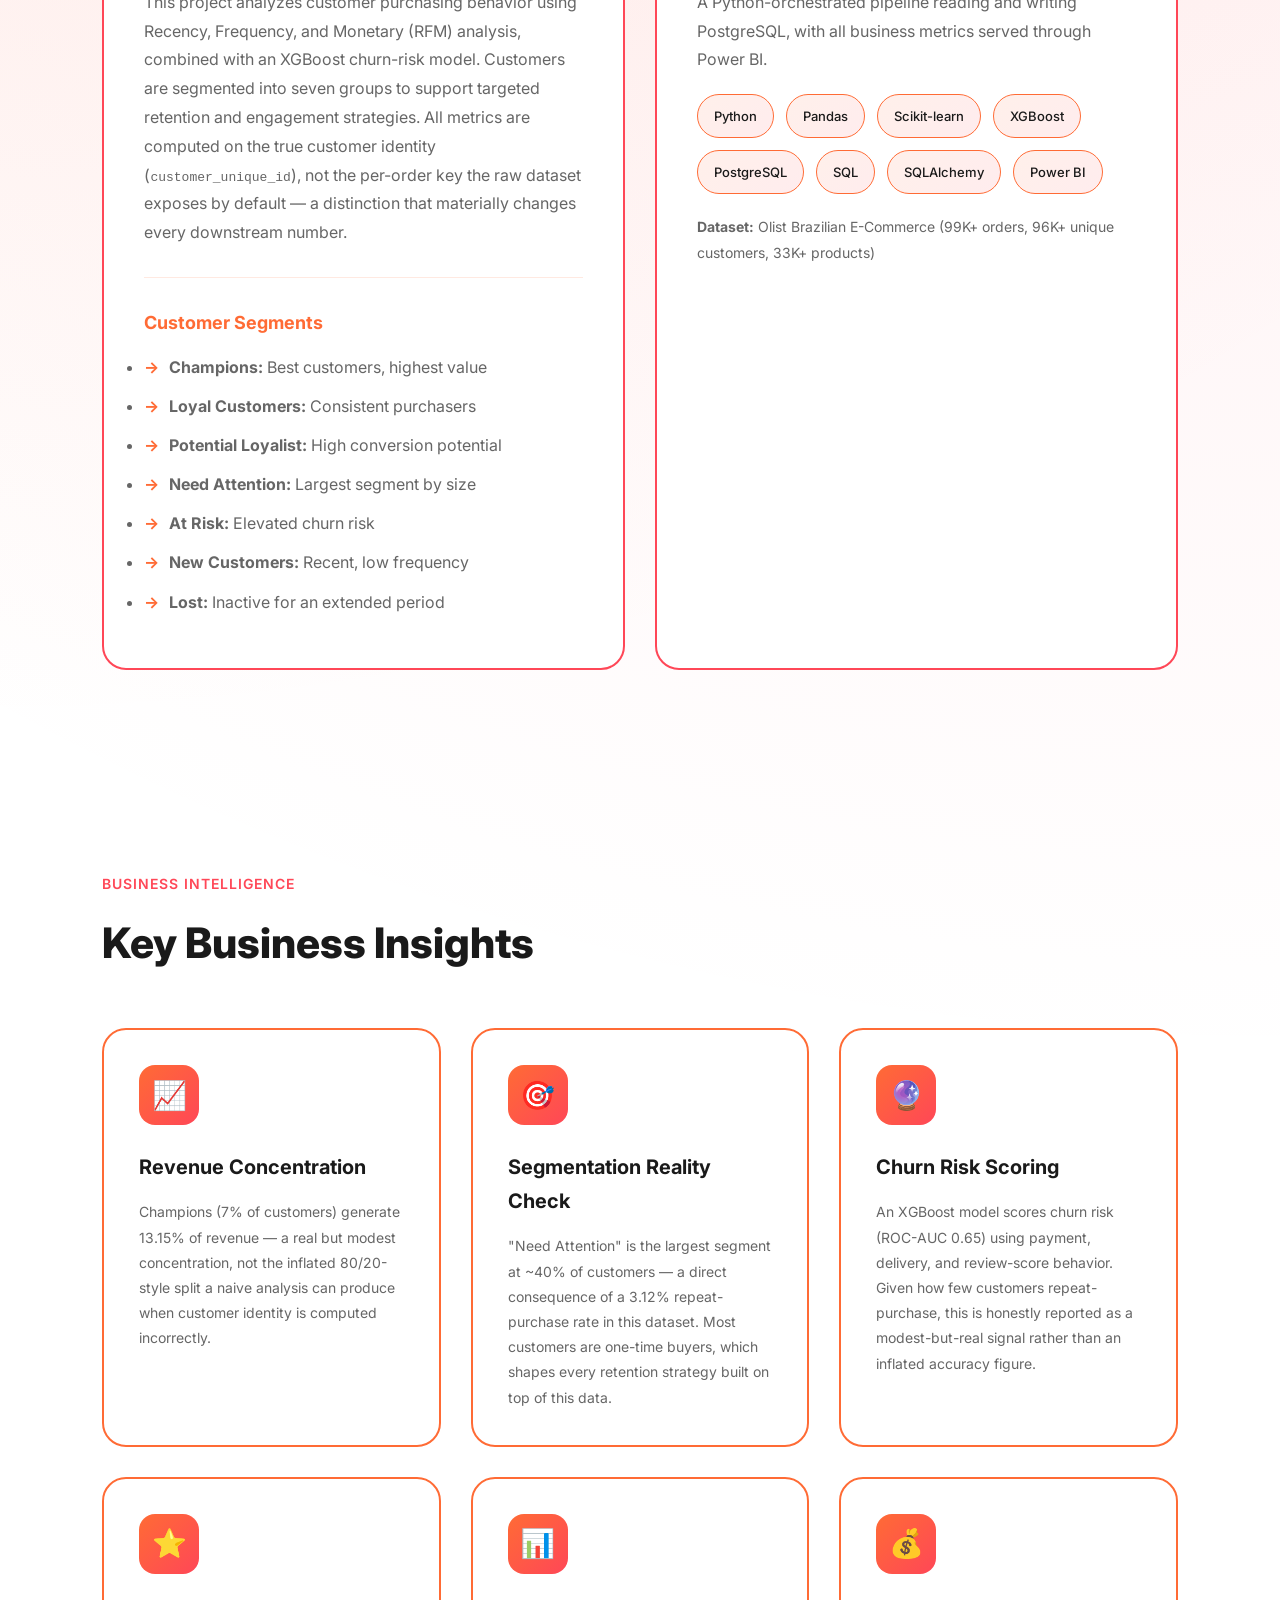
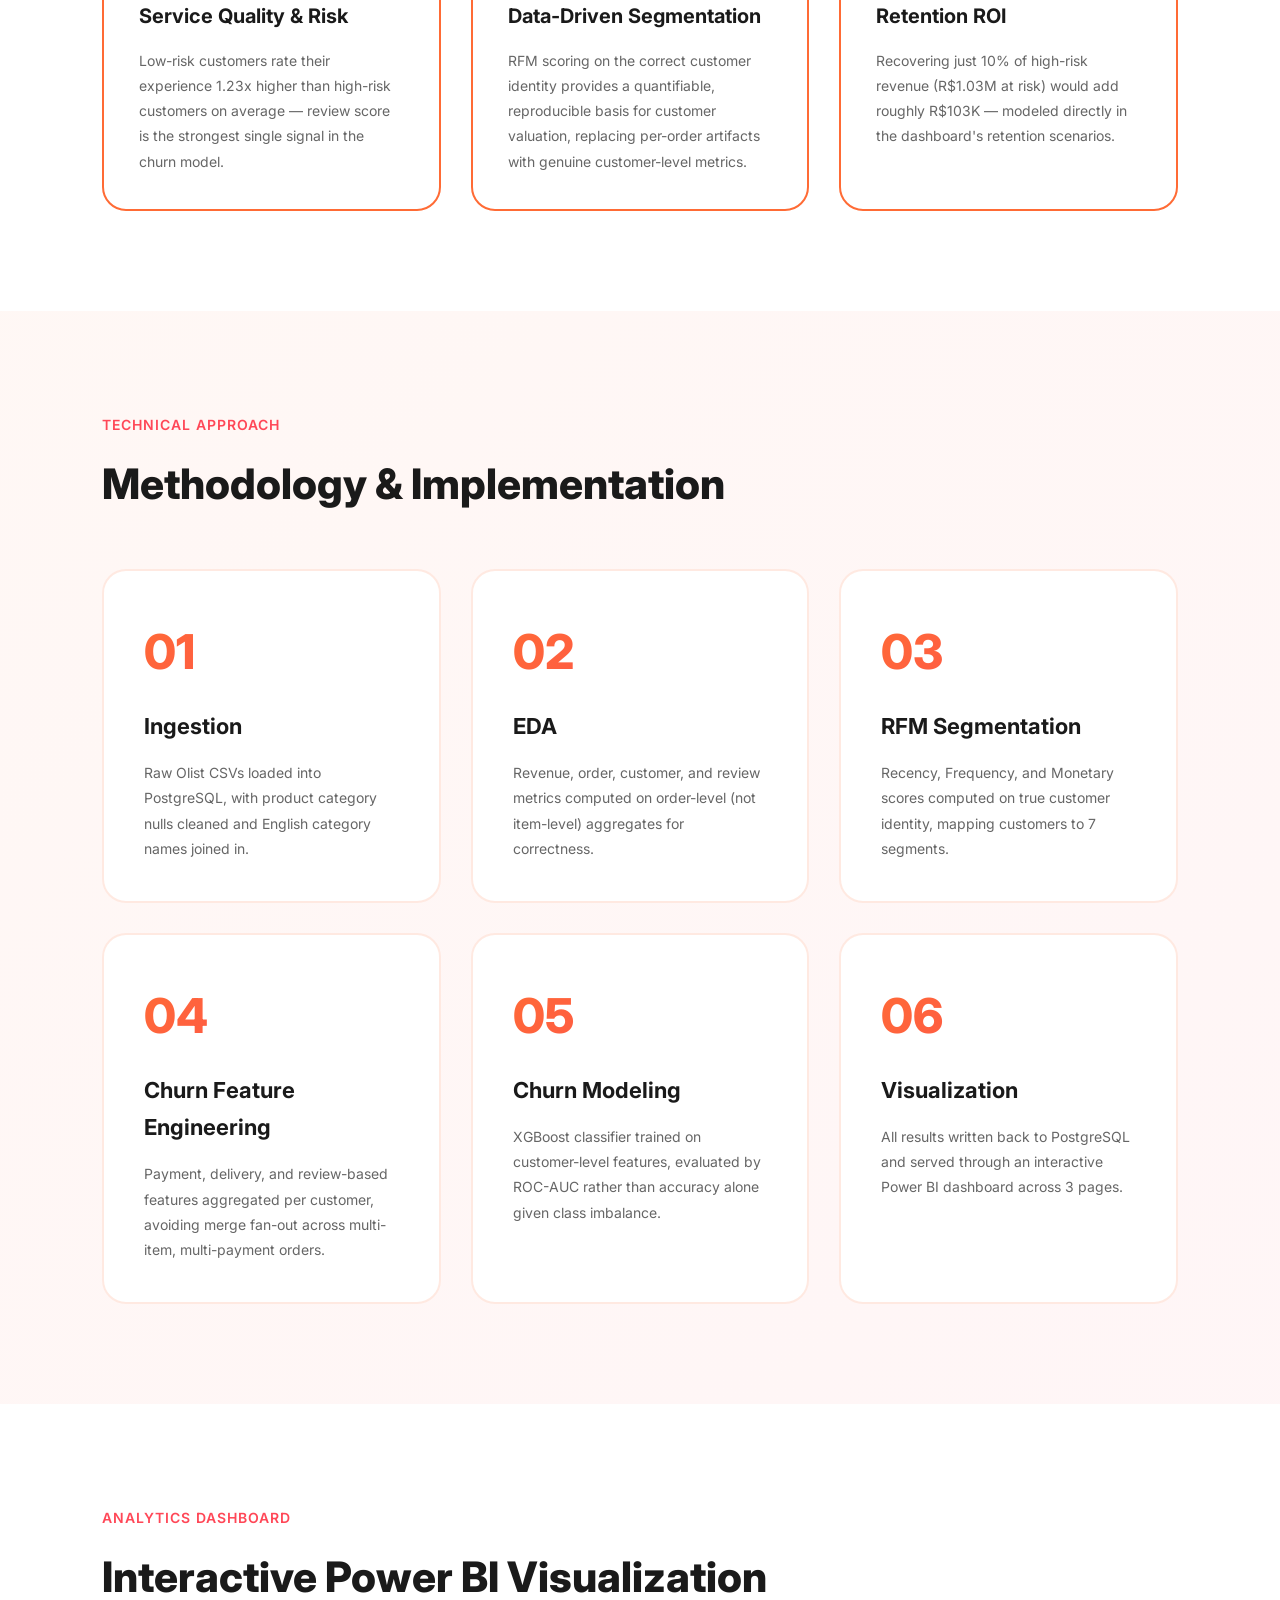
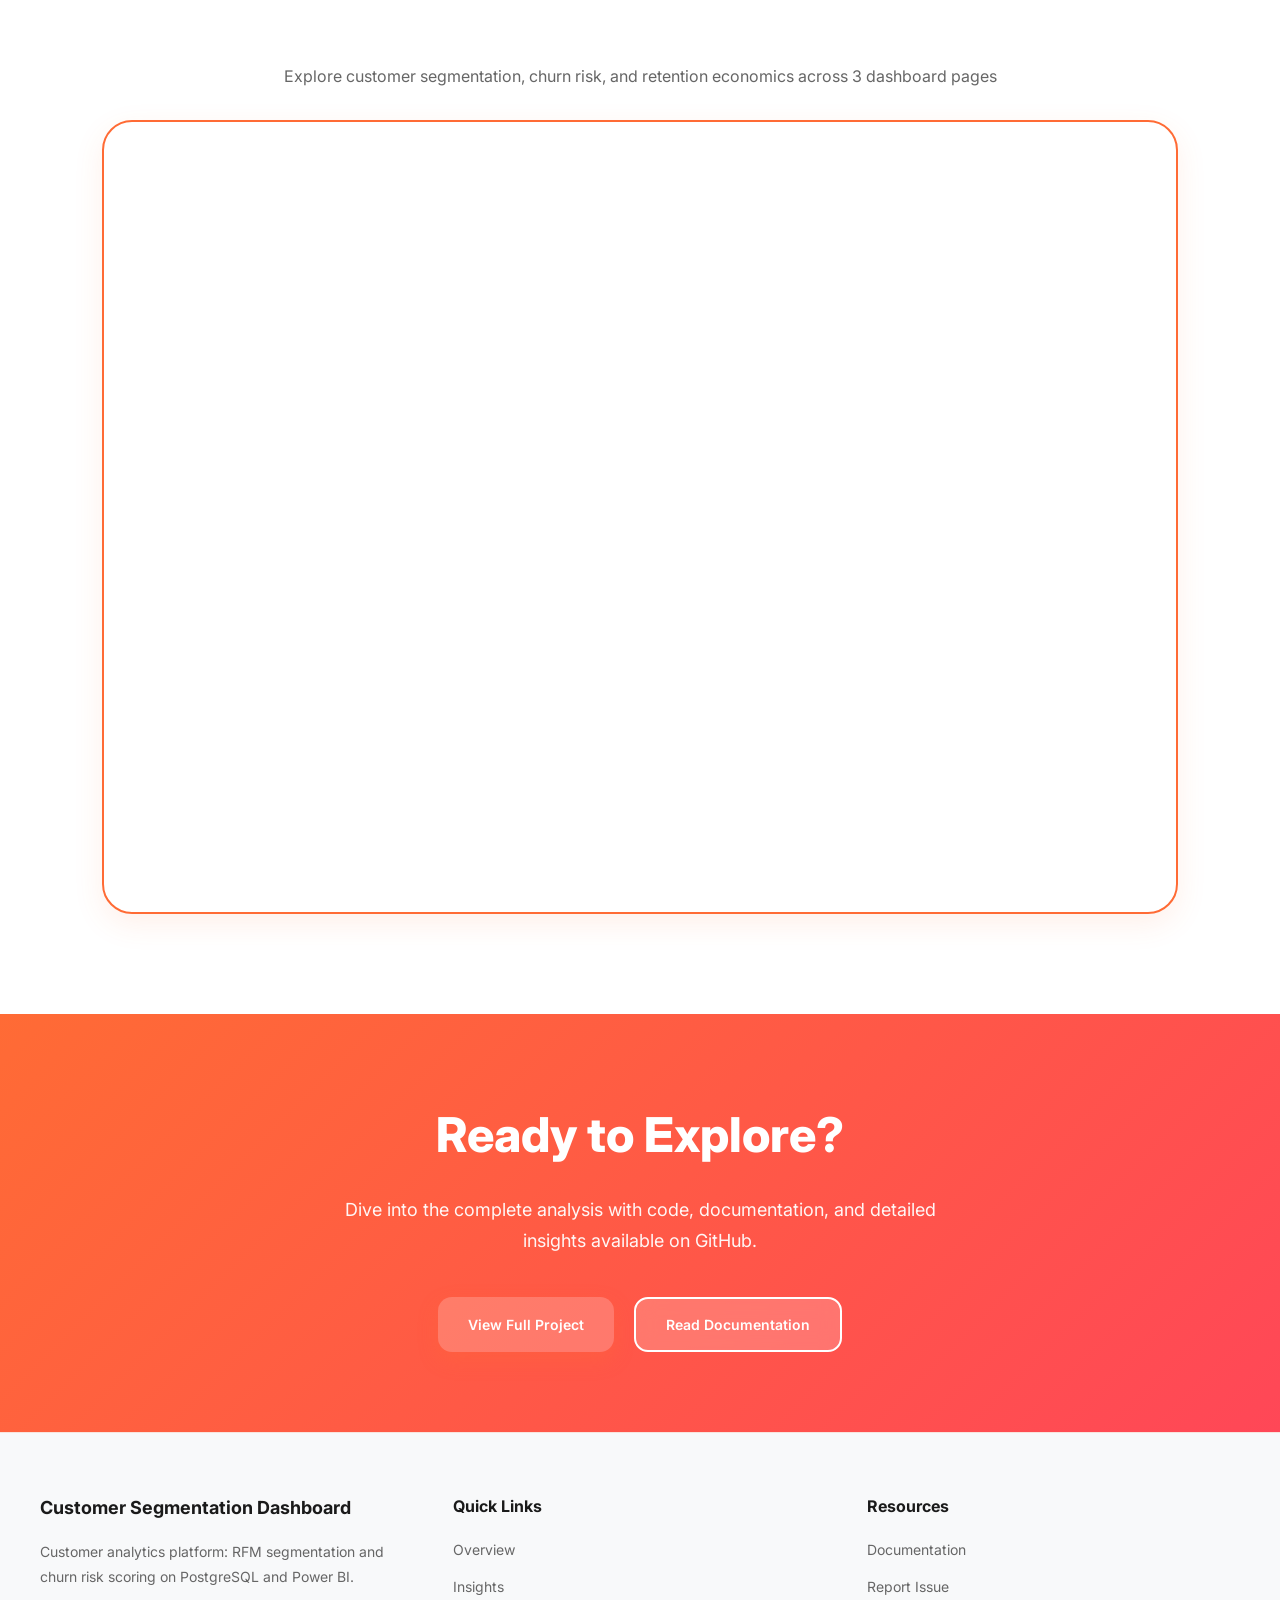
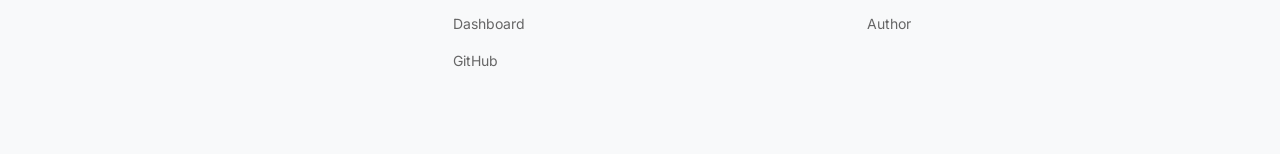
<file: scripts/index.html>
<!DOCTYPE html>
<html lang="en">

<head>

  <meta charset="UTF-8" />
  <meta name="viewport" content="width=device-width, initial-scale=1.0" />

  <!-- SEO Meta Tags -->
  <meta name="description" content="Customer segmentation and churn risk analysis on the Olist Brazilian E-Commerce Dataset. RFM segmentation, XGBoost churn scoring, and an interactive Power BI dashboard, built on PostgreSQL." />
  <meta name="keywords" content="customer segmentation, RFM analysis, churn prediction, data analytics, Power BI, PostgreSQL" />
  <meta name="author" content="Arnav Modi" />
  <meta name="theme-color" content="#ff6b35" />

  <!-- Open Graph Tags -->
  <meta property="og:title" content="Customer Segmentation Dashboard" />
  <meta property="og:description" content="RFM customer segmentation and churn risk scoring platform built on PostgreSQL and Power BI" />
  <meta property="og:type" content="website" />
  <meta property="og:url" content="https://arnavmodi-msit.github.io/Customer-Segmentation-Dashboard/" />

  <title>Customer Segmentation Dashboard | RFM Analysis & Churn Risk Scoring</title>

  <!-- GOOGLE FONT -->
  <link rel="preconnect" href="https://fonts.googleapis.com">
  <link rel="preconnect" href="https://fonts.gstatic.com" crossorigin>
  <link href="https://fonts.googleapis.com/css2?family=Inter:wght@400;500;600;700;800&display=swap" rel="stylesheet">

  <!-- CSS -->
  <link rel="stylesheet" href="style.css" />

</head>

<body>

  <!-- NAVIGATION -->
  <nav class="navbar">
    <div class="nav-container">
      <div class="nav-logo">
        <span class="logo-icon">📊</span>
        <span class="logo-text">Segmentation Dashboard</span>
      </div>
      <ul class="nav-menu">
        <li><a href="#overview" class="nav-link">Overview</a></li>
        <li><a href="#insights" class="nav-link">Insights</a></li>
        <li><a href="#dashboard" class="nav-link">Dashboard</a></li>
        <li><a href="https://github.com/ArnavModi-MSIT/-Customer-Segmentation-Dashboard-" target="_blank" class="nav-link">GitHub</a></li>
      </ul>
    </div>
  </nav>

  <!-- HERO -->
  <header class="hero">

    <div class="hero-overlay"></div>

    <div class="hero-content">

      <span class="badge">
        Data Analytics • RFM Segmentation • Churn Risk Scoring
      </span>

      <h1>
        Customer Segmentation & Churn Risk Analysis
      </h1>

      <p>
        An end-to-end analytics pipeline on PostgreSQL: RFM segmentation and
        XGBoost-based churn risk scoring across 96K+ customers from the
        Olist Brazilian E-Commerce Dataset, visualized in an interactive
        Power BI dashboard.
      </p>

      <div class="hero-buttons">

        <a href="#dashboard" class="primary-btn">
          View Dashboard
        </a>

        <a
          href="https://github.com/ArnavModi-MSIT/-Customer-Segmentation-Dashboard-"
          target="_blank"
          class="secondary-btn">
          Explore on GitHub
        </a>

      </div>

    </div>

  </header>

  <!-- METRICS -->

  <section class="metrics">

    <div class="metric-card">
      <div class="metric-value">96K+</div>
      <p>Customers Analyzed</p>
    </div>

    <div class="metric-card">
      <div class="metric-value">6.5K</div>
      <p>Champion Customers</p>
    </div>

    <div class="metric-card">
      <div class="metric-value">13.15%</div>
      <p>Revenue from Champions</p>
    </div>

    <div class="metric-card">
      <div class="metric-value">0.65</div>
      <p>Churn Model ROC-AUC</p>
    </div>

  </section>

  <!-- PROJECT INFO -->

  <section class="project-info" id="overview">

    <div class="card">

      <h2>🎯 Project Overview</h2>

      <p>
        This project analyzes customer purchasing behavior using Recency,
        Frequency, and Monetary (RFM) analysis, combined with an XGBoost
        churn-risk model. Customers are segmented into seven groups to
        support targeted retention and engagement strategies. All metrics
        are computed on the true customer identity (<code>customer_unique_id</code>),
        not the per-order key the raw dataset exposes by default &mdash; a
        distinction that materially changes every downstream number.
      </p>

      <div class="segments-list">
        <h3>Customer Segments</h3>
        <ul>
          <li><strong>Champions:</strong> Best customers, highest value</li>
          <li><strong>Loyal Customers:</strong> Consistent purchasers</li>
          <li><strong>Potential Loyalist:</strong> High conversion potential</li>
          <li><strong>Need Attention:</strong> Largest segment by size</li>
          <li><strong>At Risk:</strong> Elevated churn risk</li>
          <li><strong>New Customers:</strong> Recent, low frequency</li>
          <li><strong>Lost:</strong> Inactive for an extended period</li>
        </ul>
      </div>

    </div>

    <div class="card">

      <h2>🛠 Tech Stack</h2>

      <p>
        A Python-orchestrated pipeline reading and writing PostgreSQL,
        with all business metrics served through Power BI.
      </p>

      <div class="tech-grid">

        <span class="tech-badge">Python</span>
        <span class="tech-badge">Pandas</span>
        <span class="tech-badge">Scikit-learn</span>
        <span class="tech-badge">XGBoost</span>
        <span class="tech-badge">PostgreSQL</span>
        <span class="tech-badge">SQL</span>
        <span class="tech-badge">SQLAlchemy</span>
        <span class="tech-badge">Power BI</span>

      </div>

      <p style="margin-top: 20px; font-size: 14px; color: #666;">
        <strong>Dataset:</strong> Olist Brazilian E-Commerce (99K+ orders, 96K+ unique customers, 33K+ products)
      </p>

    </div>

  </section>

  <!-- INSIGHTS -->

  <section class="insights" id="insights">

    <div class="section-title">

      <span>Business Intelligence</span>

      <h2>Key Business Insights</h2>

    </div>

    <div class="insight-grid">

      <div class="insight-card">

        <div class="icon">📈</div>

        <h3>Revenue Concentration</h3>

        <p>
          Champions (7% of customers) generate 13.15% of revenue &mdash;
          a real but modest concentration, not the inflated 80/20-style
          split a naive analysis can produce when customer identity is
          computed incorrectly.
        </p>

      </div>

      <div class="insight-card">

        <div class="icon">🎯</div>

        <h3>Segmentation Reality Check</h3>

        <p>
          "Need Attention" is the largest segment at ~40% of customers &mdash;
          a direct consequence of a 3.12% repeat-purchase rate in this
          dataset. Most customers are one-time buyers, which shapes every
          retention strategy built on top of this data.
        </p>

      </div>

      <div class="insight-card">

        <div class="icon">🔮</div>

        <h3>Churn Risk Scoring</h3>

        <p>
          An XGBoost model scores churn risk (ROC-AUC 0.65) using payment,
          delivery, and review-score behavior. Given how few customers
          repeat-purchase, this is honestly reported as a modest-but-real
          signal rather than an inflated accuracy figure.
        </p>

      </div>

      <div class="insight-card">

        <div class="icon">⭐</div>

        <h3>Service Quality &amp; Risk</h3>

        <p>
          Low-risk customers rate their experience 1.23x higher than
          high-risk customers on average &mdash; review score is the
          strongest single signal in the churn model.
        </p>

      </div>

      <div class="insight-card">

        <div class="icon">📊</div>

        <h3>Data-Driven Segmentation</h3>

        <p>
          RFM scoring on the correct customer identity provides a
          quantifiable, reproducible basis for customer valuation,
          replacing per-order artifacts with genuine customer-level metrics.
        </p>

      </div>

      <div class="insight-card">

        <div class="icon">💰</div>

        <h3>Retention ROI</h3>

        <p>
          Recovering just 10% of high-risk revenue (R$1.03M at risk)
          would add roughly R$103K &mdash; modeled directly in the
          dashboard's retention scenarios.
        </p>

      </div>

    </div>

  </section>

  <!-- METHODOLOGY -->

  <section class="methodology">

    <div class="section-title">

      <span>Technical Approach</span>

      <h2>Methodology & Implementation</h2>

    </div>

    <div class="methodology-grid">

      <div class="method-card">
        <div class="method-number">01</div>
        <h3>Ingestion</h3>
        <p>Raw Olist CSVs loaded into PostgreSQL, with product category nulls cleaned and English category names joined in.</p>
      </div>

      <div class="method-card">
        <div class="method-number">02</div>
        <h3>EDA</h3>
        <p>Revenue, order, customer, and review metrics computed on order-level (not item-level) aggregates for correctness.</p>
      </div>

      <div class="method-card">
        <div class="method-number">03</div>
        <h3>RFM Segmentation</h3>
        <p>Recency, Frequency, and Monetary scores computed on true customer identity, mapping customers to 7 segments.</p>
      </div>

      <div class="method-card">
        <div class="method-number">04</div>
        <h3>Churn Feature Engineering</h3>
        <p>Payment, delivery, and review-based features aggregated per customer, avoiding merge fan-out across multi-item, multi-payment orders.</p>
      </div>

      <div class="method-card">
        <div class="method-number">05</div>
        <h3>Churn Modeling</h3>
        <p>XGBoost classifier trained on customer-level features, evaluated by ROC-AUC rather than accuracy alone given class imbalance.</p>
      </div>

      <div class="method-card">
        <div class="method-number">06</div>
        <h3>Visualization</h3>
        <p>All results written back to PostgreSQL and served through an interactive Power BI dashboard across 3 pages.</p>
      </div>

    </div>

  </section>

  <!-- DASHBOARD -->

  <section class="dashboard" id="dashboard">

    <div class="section-title">

      <span>Analytics Dashboard</span>

      <h2>Interactive Power BI Visualization</h2>

    </div>

    <p style="text-align: center; color: #666; margin-bottom: 30px;">
      Explore customer segmentation, churn risk, and retention economics across 3 dashboard pages
    </p>

    <div class="dashboard-container">

      <iframe
      title="Customer Segmentation Dashboard"
      width="100%"
      height="750"
      src="https://app.powerbi.com/view?r=eyJrIjoiYTcwMGYxZDItM2NlYy00Njg0LTk0MGItY2RmNTNiNGU4NTQ1IiwidCI6IjNiMjk5M2Q3LTQ5YmYtNGYyOS1iNzk0LWRkNTcyN2Y0NWVlMiJ9"
      frameborder="0"
      allowFullScreen="true">
    </iframe>

    </div>

  </section>

  <!-- CTA SECTION -->

  <section class="cta-section">

    <div class="cta-content">

      <h2>Ready to Explore?</h2>

      <p>
        Dive into the complete analysis with code, documentation, and detailed insights available on GitHub.
      </p>

      <div class="cta-buttons">

        <a href="https://github.com/ArnavModi-MSIT/-Customer-Segmentation-Dashboard-" target="_blank" class="primary-btn">
          View Full Project
        </a>

        <a href="README.md" target="_blank" class="secondary-btn">
          Read Documentation
        </a>

      </div>

    </div>

  </section>

  <!-- FOOTER -->

  <footer class="footer">

    <div class="footer-content">

      <div class="footer-section">
        <h3>Customer Segmentation Dashboard</h3>
        <p>Customer analytics platform: RFM segmentation and churn risk scoring on PostgreSQL and Power BI.</p>
      </div>

      <div class="footer-section">
        <h4>Quick Links</h4>
        <ul>
          <li><a href="#overview">Overview</a></li>
          <li><a href="#insights">Insights</a></li>
          <li><a href="#dashboard">Dashboard</a></li>
          <li><a href="https://github.com/ArnavModi-MSIT/-Customer-Segmentation-Dashboard-" target="_blank">GitHub</a></li>
        </ul>
      </div>

      <div class="footer-section">
        <h4>Resources</h4>
        <ul>
          <li><a href="README.md" target="_blank">Documentation</a></li>
          <li><a href="https://github.com/ArnavModi-MSIT/-Customer-Segmentation-Dashboard-/issues" target="_blank">Report Issue</a></li>
          <li><a href="https://github.com/ArnavModi-MSIT" target="_blank">Author</a></li>
        </ul>
      </div>

    </div>

  </footer>

  <script>
    // Smooth scrolling for navigation links
    document.querySelectorAll('a[href^="#"]').forEach(anchor => {
      anchor.addEventListener('click', function (e) {
        e.preventDefault();
        const target = document.querySelector(this.getAttribute('href'));
        if (target) {
          target.scrollIntoView({ behavior: 'smooth' });
        }
      });
    });
  </script>

</body>

</html>
</file>
<file: style.css>
/* ===== RESET & ROOT ===== */

* {
  margin: 0;
  padding: 0;
  box-sizing: border-box;
}

:root {
  --bg: #ffffff;
  --surface: #fff5f5;
  --card: rgba(255, 107, 53, 0.08);
  --border: rgba(255, 107, 53, 0.15);
  --primary: #ff6b35;
  --accent: #ff4757;
  --text: #1a1a1a;
  --muted: #666666;
  --light-gray: #f8f9fa;
  --transition: 0.3s cubic-bezier(0.4, 0, 0.2, 1);
}

/* ===== TYPOGRAPHY & BODY ===== */

html {
  scroll-behavior: smooth;
}

body {
  font-family: 'Inter', sans-serif;
  background:
    radial-gradient(circle at top left,
      rgba(255, 107, 53, 0.15),
      transparent 35%),
    radial-gradient(circle at top right,
      rgba(255, 71, 87, 0.15),
      transparent 40%),
    var(--bg);
  color: var(--text);
  line-height: 1.7;
  overflow-x: hidden;
}

/* ===== NAVIGATION ===== */

.navbar {
  position: sticky;
  top: 0;
  background: rgba(255, 255, 255, 0.95);
  backdrop-filter: blur(10px);
  border-bottom: 1px solid var(--border);
  padding: 15px 0;
  z-index: 1000;
  box-shadow: 0 2px 10px rgba(0, 0, 0, 0.05);
}

.nav-container {
  max-width: 1200px;
  margin: 0 auto;
  padding: 0 20px;
  display: flex;
  justify-content: space-between;
  align-items: center;
}

.nav-logo {
  display: flex;
  align-items: center;
  gap: 10px;
  font-weight: 700;
  font-size: 18px;
  color: var(--primary);
  text-decoration: none;
}

.logo-icon {
  font-size: 24px;
}

.nav-menu {
  display: flex;
  list-style: none;
  gap: 35px;
  align-items: center;
}

.nav-link {
  color: var(--text);
  text-decoration: none;
  font-weight: 500;
  font-size: 14px;
  transition: color var(--transition);
  position: relative;
}

.nav-link:hover {
  color: var(--primary);
}

.nav-link::after {
  content: '';
  position: absolute;
  bottom: -5px;
  left: 0;
  width: 0;
  height: 2px;
  background: var(--primary);
  transition: width var(--transition);
}

.nav-link:hover::after {
  width: 100%;
}

/* ===== GENERAL SECTIONS ===== */

section {
  padding: 100px 8%;
}

.section-title {
  margin-bottom: 50px;
}

.section-title span {
  color: var(--accent);
  font-size: 14px;
  font-weight: 600;
  text-transform: uppercase;
  letter-spacing: 1px;
}

.section-title h2 {
  font-size: 42px;
  margin-top: 10px;
  font-weight: 800;
}

/* ===== HERO SECTION ===== */

.hero {
  min-height: 100vh;
  display: flex;
  align-items: center;
  justify-content: center;
  text-align: center;
  padding: 100px 20px;
  position: relative;
  overflow: hidden;
}

.hero-overlay {
  position: absolute;
  inset: 0;
  background:
    linear-gradient(135deg,
      rgba(255, 107, 53, 0.25),
      rgba(255, 71, 87, 0.25));
  animation: float 15s ease-in-out infinite;
}

@keyframes float {
  0%, 100% { transform: translateY(0px); }
  50% { transform: translateY(-20px); }
}

.hero-content {
  position: relative;
  z-index: 2;
  max-width: 900px;
  animation: fadeInUp 0.8s ease-out;
}

@keyframes fadeInUp {
  from {
    opacity: 0;
    transform: translateY(30px);
  }
  to {
    opacity: 1;
    transform: translateY(0);
  }
}

.badge {
  display: inline-block;
  background: linear-gradient(135deg, rgba(255, 107, 53, 0.1), rgba(255, 71, 87, 0.1));
  border: 2px solid var(--primary);
  padding: 10px 18px;
  border-radius: 999px;
  margin-bottom: 30px;
  font-size: 14px;
  color: var(--primary);
  backdrop-filter: blur(10px);
  font-weight: 600;
  letter-spacing: 0.5px;
}

.hero h1 {
  font-size: 72px;
  line-height: 1.1;
  margin-bottom: 25px;
  font-weight: 800;
  background: linear-gradient(135deg, var(--primary), var(--accent));
  -webkit-background-clip: text;
  -webkit-text-fill-color: transparent;
  background-clip: text;
}

.hero p {
  max-width: 760px;
  margin: auto;
  font-size: 20px;
  color: var(--muted);
}

.hero-buttons {
  margin-top: 40px;
  display: flex;
  justify-content: center;
  gap: 20px;
  flex-wrap: wrap;
}

/* ===== BUTTONS ===== */

.primary-btn,
.secondary-btn {
  display: inline-flex;
  align-items: center;
  justify-content: center;
  padding: 14px 30px;
  border-radius: 14px;
  text-decoration: none;
  font-weight: 600;
  transition: all var(--transition);
  cursor: pointer;
  border: none;
  font-size: 14px;
}

.primary-btn {
  background: linear-gradient(135deg, #ff6b35, #ff4757);
  color: white;
  box-shadow: 0 8px 20px rgba(255, 107, 53, 0.3);
}

.primary-btn:hover {
  transform: translateY(-4px);
  box-shadow: 0 12px 30px rgba(255, 107, 53, 0.5);
}

.secondary-btn {
  border: 2px solid var(--primary);
  background: rgba(255, 255, 255, 0.9);
  color: var(--primary);
  backdrop-filter: blur(10px);
}

.secondary-btn:hover {
  transform: translateY(-4px);
  background: var(--primary);
  color: white;
  box-shadow: 0 12px 30px rgba(255, 107, 53, 0.3);
}

/* ===== METRICS SECTION ===== */

.metrics {
  display: grid;
  grid-template-columns: repeat(auto-fit, minmax(220px, 1fr));
  gap: 25px;
}

.metric-card {
  background: rgba(255, 255, 255, 0.95);
  border: 2px solid var(--primary);
  backdrop-filter: blur(12px);
  padding: 35px;
  border-radius: 24px;
  transition: all var(--transition);
  text-align: center;
}

.metric-card:hover {
  transform: translateY(-8px);
  box-shadow: 0 20px 40px rgba(255, 107, 53, 0.2);
  border-color: var(--accent);
}

.metric-value {
  font-size: 42px;
  font-weight: 800;
  margin-bottom: 10px;
  background: linear-gradient(135deg, var(--primary), var(--accent));
  -webkit-background-clip: text;
  -webkit-text-fill-color: transparent;
  background-clip: text;
}

.metric-card p {
  color: var(--muted);
  font-size: 15px;
  font-weight: 500;
}

/* ===== PROJECT INFO ===== */

.project-info {
  display: grid;
  grid-template-columns: repeat(auto-fit, minmax(340px, 1fr));
  gap: 30px;
}

.card {
  background: rgba(255, 255, 255, 0.95);
  border: 2px solid var(--accent);
  padding: 40px;
  border-radius: 24px;
  backdrop-filter: blur(12px);
  transition: all var(--transition);
}

.card:hover {
  transform: translateY(-8px);
  box-shadow: 0 20px 40px rgba(255, 107, 53, 0.15);
  border-color: var(--primary);
}

.card h2 {
  font-size: 28px;
  margin-bottom: 20px;
  color: var(--text);
}

.card p {
  color: var(--muted);
  margin-bottom: 20px;
  line-height: 1.8;
}

.segments-list {
  margin-top: 30px;
  padding-top: 30px;
  border-top: 1px solid var(--border);
}

.segments-list h3 {
  font-size: 18px;
  margin-bottom: 15px;
  color: var(--primary);
}

.segments-list ul {
  padding-left: 0;
}

.segments-list li {
  margin-bottom: 12px;
  padding-left: 25px;
  position: relative;
  color: var(--muted);
}

.segments-list li::before {
  content: '→';
  position: absolute;
  left: 0;
  color: var(--primary);
  font-weight: bold;
}

/* ===== TECH GRID ===== */

.tech-grid {
  display: flex;
  flex-wrap: wrap;
  gap: 12px;
}

.tech-badge {
  display: inline-block;
  background: linear-gradient(135deg, rgba(255, 107, 53, 0.1), rgba(255, 71, 87, 0.1));
  border: 1px solid var(--primary);
  padding: 10px 16px;
  border-radius: 999px;
  font-size: 13px;
  color: var(--text);
  font-weight: 500;
  transition: all var(--transition);
}

.tech-badge:hover {
  background: linear-gradient(135deg, rgba(255, 107, 53, 0.2), rgba(255, 71, 87, 0.2));
  transform: translateY(-2px);
  box-shadow: 0 4px 12px rgba(255, 107, 53, 0.15);
}

/* ===== INSIGHTS SECTION ===== */

.insight-grid {
  display: grid;
  grid-template-columns: repeat(auto-fit, minmax(280px, 1fr));
  gap: 30px;
}

.insight-card {
  background: rgba(255, 255, 255, 0.95);
  border: 2px solid var(--primary);
  border-radius: 24px;
  padding: 35px;
  backdrop-filter: blur(12px);
  transition: all var(--transition);
}

.insight-card:hover {
  transform: translateY(-8px);
  box-shadow: 0 20px 40px rgba(255, 107, 53, 0.15);
  border-color: var(--accent);
}

.icon {
  width: 60px;
  height: 60px;
  display: flex;
  align-items: center;
  justify-content: center;
  border-radius: 16px;
  margin-bottom: 25px;
  background: linear-gradient(135deg, #ff6b35, #ff4757);
  font-weight: 700;
  font-size: 28px;
}

.insight-card h3 {
  margin-bottom: 15px;
  font-size: 20px;
  color: var(--text);
}

.insight-card p {
  color: var(--muted);
  font-size: 14px;
  line-height: 1.8;
}

/* ===== METHODOLOGY SECTION ===== */

.methodology {
  background: linear-gradient(135deg, rgba(255, 107, 53, 0.05), rgba(255, 71, 87, 0.05));
}

.methodology-grid {
  display: grid;
  grid-template-columns: repeat(auto-fit, minmax(300px, 1fr));
  gap: 30px;
}

.rag-section {
    padding: 60px 20px;
    background: #f9f9f9;
}

.rag-container {
    max-width: 1200px;
    margin: 0 auto;
}

.method-card {
  background: rgba(255, 255, 255, 0.95);
  border: 2px solid var(--border);
  padding: 40px;
  border-radius: 24px;
  transition: all var(--transition);
  position: relative;
}

.method-card:hover {
  transform: translateY(-8px);
  box-shadow: 0 20px 40px rgba(255, 107, 53, 0.15);
  border-color: var(--primary);
}

.method-number {
  font-size: 48px;
  font-weight: 800;
  background: linear-gradient(135deg, var(--primary), var(--accent));
  -webkit-background-clip: text;
  -webkit-text-fill-color: transparent;
  background-clip: text;
  margin-bottom: 15px;
}

.method-card h3 {
  font-size: 22px;
  margin-bottom: 15px;
  color: var(--text);
}

.method-card p {
  color: var(--muted);
  font-size: 14px;
  line-height: 1.8;
}

/* ===== DASHBOARD SECTION ===== */

.dashboard-container {
  background: rgba(255, 255, 255, 0.95);
  border: 2px solid var(--primary);
  padding: 20px;
  border-radius: 30px;
  backdrop-filter: blur(14px);
  overflow: hidden;
  box-shadow: 0 10px 30px rgba(255, 107, 53, 0.1);
}

iframe {
  border: none;
  border-radius: 18px;
  display: block;
}

/* ===== CTA SECTION ===== */

.cta-section {
  background: linear-gradient(135deg, #ff6b35, #ff4757);
  color: white;
  text-align: center;
  padding: 80px 20px;
}

.cta-content h2 {
  font-size: 48px;
  margin-bottom: 20px;
  font-weight: 800;
}

.cta-content p {
  font-size: 18px;
  margin-bottom: 40px;
  opacity: 0.95;
  max-width: 600px;
  margin-left: auto;
  margin-right: auto;
}

.cta-buttons {
  display: flex;
  justify-content: center;
  gap: 20px;
  flex-wrap: wrap;
}

.cta-section .primary-btn,
.cta-section .secondary-btn {
  background: rgba(255, 255, 255, 0.2);
  border-color: white;
  color: white;
}

.cta-section .primary-btn:hover {
  background: white;
  color: var(--primary);
}

.cta-section .secondary-btn:hover {
  background: white;
  color: var(--primary);
  border-color: white;
}

/* ===== FOOTER ===== */

.footer {
  background: var(--light-gray);
  padding: 60px 20px 30px;
  border-top: 1px solid var(--border);
}

.footer-content {
  max-width: 1200px;
  margin: 0 auto 40px;
  display: grid;
  grid-template-columns: repeat(auto-fit, minmax(250px, 1fr));
  gap: 40px;
}

.footer-section h3,
.footer-section h4 {
  margin-bottom: 15px;
  color: var(--text);
  font-size: 18px;
}

.footer-section h4 {
  font-size: 16px;
}

.footer-section p {
  color: var(--muted);
  font-size: 14px;
  line-height: 1.8;
}

.footer-section ul {
  list-style: none;
}

.footer-section ul li {
  margin-bottom: 10px;
}

.footer-section a {
  color: var(--muted);
  text-decoration: none;
  font-size: 14px;
  transition: color var(--transition);
}

.footer-section a:hover {
  color: var(--primary);
}

.footer-bottom {
  max-width: 1200px;
  margin: 40px auto 0;
  padding-top: 30px;
  border-top: 1px solid var(--border);
  display: flex;
  justify-content: space-between;
  align-items: center;
  flex-wrap: wrap;
  gap: 20px;
  text-align: center;
}

.footer-bottom p {
  font-size: 13px;
  color: var(--muted);
}

.footer-bottom a {
  color: var(--primary);
  text-decoration: none;
  transition: color var(--transition);
}

.footer-bottom a:hover {
  color: var(--accent);
}

.footer-social {
  display: flex;
  gap: 20px;
  align-items: center;
}

.footer-social a {
  color: var(--text);
  font-weight: 500;
}

/* ===== RESPONSIVE DESIGN ===== */

@media (max-width: 768px) {
  section {
    padding: 70px 20px;
  }

  .nav-menu {
    gap: 20px;
  }

  .hero h1 {
    font-size: 48px;
  }

  .hero p {
    font-size: 16px;
  }

  .section-title h2 {
    font-size: 32px;
  }

  .cta-content h2 {
    font-size: 36px;
  }

  .method-number {
    font-size: 36px;
  }

  .footer-bottom {
    flex-direction: column;
    text-align: center;
  }
}

@media (max-width: 480px) {
  .navbar {
    padding: 10px 0;
  }

  .nav-container {
    padding: 0 15px;
  }

  .nav-menu {
    gap: 15px;
    font-size: 12px;
  }

  .hero {
    padding: 60px 15px;
    min-height: auto;
  }

  .hero h1 {
    font-size: 36px;
  }

  .hero p {
    font-size: 14px;
  }

  .hero-buttons {
    gap: 10px;
  }

  .primary-btn,
  .secondary-btn {
    padding: 12px 20px;
    font-size: 13px;
  }

  .badge {
    font-size: 12px;
  }

  .section-title h2 {
    font-size: 24px;
  }

  .section-title span {
    font-size: 12px;
  }

  .metric-card,
  .card,
  .insight-card,
  .method-card {
    padding: 25px;
  }

  .metric-value {
    font-size: 32px;
  }

  .card h2,
  .insight-card h3,
  .method-card h3 {
    font-size: 18px;
  }

  .cta-content h2 {
    font-size: 28px;
  }

  .footer-content {
    gap: 30px;
  }

  .dashboard-container {
    padding: 10px;
  }

  iframe {
    height: 600px !important;
  }
}
</file>
<file: docs/style.css>
/* ===== RESET & ROOT ===== */

* {
  margin: 0;
  padding: 0;
  box-sizing: border-box;
}

:root {
  --bg: #ffffff;
  --surface: #fff5f5;
  --card: rgba(255, 107, 53, 0.08);
  --border: rgba(255, 107, 53, 0.15);
  --primary: #ff6b35;
  --accent: #ff4757;
  --text: #1a1a1a;
  --muted: #666666;
  --light-gray: #f8f9fa;
  --transition: 0.3s cubic-bezier(0.4, 0, 0.2, 1);
}

/* ===== TYPOGRAPHY & BODY ===== */

html {
  scroll-behavior: smooth;
}

body {
  font-family: 'Inter', sans-serif;
  background:
    radial-gradient(circle at top left,
      rgba(255, 107, 53, 0.15),
      transparent 35%),
    radial-gradient(circle at top right,
      rgba(255, 71, 87, 0.15),
      transparent 40%),
    var(--bg);
  color: var(--text);
  line-height: 1.7;
  overflow-x: hidden;
}

/* ===== NAVIGATION ===== */

.navbar {
  position: sticky;
  top: 0;
  background: rgba(255, 255, 255, 0.95);
  backdrop-filter: blur(10px);
  border-bottom: 1px solid var(--border);
  padding: 15px 0;
  z-index: 1000;
  box-shadow: 0 2px 10px rgba(0, 0, 0, 0.05);
}

.nav-container {
  max-width: 1200px;
  margin: 0 auto;
  padding: 0 20px;
  display: flex;
  justify-content: space-between;
  align-items: center;
}

.nav-logo {
  display: flex;
  align-items: center;
  gap: 10px;
  font-weight: 700;
  font-size: 18px;
  color: var(--primary);
  text-decoration: none;
}

.logo-icon {
  font-size: 24px;
}

.nav-menu {
  display: flex;
  list-style: none;
  gap: 35px;
  align-items: center;
}

.nav-link {
  color: var(--text);
  text-decoration: none;
  font-weight: 500;
  font-size: 14px;
  transition: color var(--transition);
  position: relative;
}

.nav-link:hover {
  color: var(--primary);
}

.nav-link::after {
  content: '';
  position: absolute;
  bottom: -5px;
  left: 0;
  width: 0;
  height: 2px;
  background: var(--primary);
  transition: width var(--transition);
}

.nav-link:hover::after {
  width: 100%;
}

/* ===== GENERAL SECTIONS ===== */

section {
  padding: 100px 8%;
}

.section-title {
  margin-bottom: 50px;
}

.section-title span {
  color: var(--accent);
  font-size: 14px;
  font-weight: 600;
  text-transform: uppercase;
  letter-spacing: 1px;
}

.section-title h2 {
  font-size: 42px;
  margin-top: 10px;
  font-weight: 800;
}

/* ===== HERO SECTION ===== */

.hero {
  min-height: 100vh;
  display: flex;
  align-items: center;
  justify-content: center;
  text-align: center;
  padding: 100px 20px;
  position: relative;
  overflow: hidden;
}

.hero-overlay {
  position: absolute;
  inset: 0;
  background:
    linear-gradient(135deg,
      rgba(255, 107, 53, 0.25),
      rgba(255, 71, 87, 0.25));
  animation: float 15s ease-in-out infinite;
}

@keyframes float {
  0%, 100% { transform: translateY(0px); }
  50% { transform: translateY(-20px); }
}

.hero-content {
  position: relative;
  z-index: 2;
  max-width: 900px;
  animation: fadeInUp 0.8s ease-out;
}

@keyframes fadeInUp {
  from {
    opacity: 0;
    transform: translateY(30px);
  }
  to {
    opacity: 1;
    transform: translateY(0);
  }
}

.badge {
  display: inline-block;
  background: linear-gradient(135deg, rgba(255, 107, 53, 0.1), rgba(255, 71, 87, 0.1));
  border: 2px solid var(--primary);
  padding: 10px 18px;
  border-radius: 999px;
  margin-bottom: 30px;
  font-size: 14px;
  color: var(--primary);
  backdrop-filter: blur(10px);
  font-weight: 600;
  letter-spacing: 0.5px;
}

.hero h1 {
  font-size: 72px;
  line-height: 1.1;
  margin-bottom: 25px;
  font-weight: 800;
  background: linear-gradient(135deg, var(--primary), var(--accent));
  -webkit-background-clip: text;
  -webkit-text-fill-color: transparent;
  background-clip: text;
}

.hero p {
  max-width: 760px;
  margin: auto;
  font-size: 20px;
  color: var(--muted);
}

.hero-buttons {
  margin-top: 40px;
  display: flex;
  justify-content: center;
  gap: 20px;
  flex-wrap: wrap;
}

/* ===== BUTTONS ===== */

.primary-btn,
.secondary-btn {
  display: inline-flex;
  align-items: center;
  justify-content: center;
  padding: 14px 30px;
  border-radius: 14px;
  text-decoration: none;
  font-weight: 600;
  transition: all var(--transition);
  cursor: pointer;
  border: none;
  font-size: 14px;
}

.primary-btn {
  background: linear-gradient(135deg, #ff6b35, #ff4757);
  color: white;
  box-shadow: 0 8px 20px rgba(255, 107, 53, 0.3);
}

.primary-btn:hover {
  transform: translateY(-4px);
  box-shadow: 0 12px 30px rgba(255, 107, 53, 0.5);
}

.secondary-btn {
  border: 2px solid var(--primary);
  background: rgba(255, 255, 255, 0.9);
  color: var(--primary);
  backdrop-filter: blur(10px);
}

.secondary-btn:hover {
  transform: translateY(-4px);
  background: var(--primary);
  color: white;
  box-shadow: 0 12px 30px rgba(255, 107, 53, 0.3);
}

/* ===== METRICS SECTION ===== */

.metrics {
  display: grid;
  grid-template-columns: repeat(auto-fit, minmax(220px, 1fr));
  gap: 25px;
}

.metric-card {
  background: rgba(255, 255, 255, 0.95);
  border: 2px solid var(--primary);
  backdrop-filter: blur(12px);
  padding: 35px;
  border-radius: 24px;
  transition: all var(--transition);
  text-align: center;
}

.metric-card:hover {
  transform: translateY(-8px);
  box-shadow: 0 20px 40px rgba(255, 107, 53, 0.2);
  border-color: var(--accent);
}

.metric-value {
  font-size: 42px;
  font-weight: 800;
  margin-bottom: 10px;
  background: linear-gradient(135deg, var(--primary), var(--accent));
  -webkit-background-clip: text;
  -webkit-text-fill-color: transparent;
  background-clip: text;
}

.metric-card p {
  color: var(--muted);
  font-size: 15px;
  font-weight: 500;
}

/* ===== PROJECT INFO ===== */

.project-info {
  display: grid;
  grid-template-columns: repeat(auto-fit, minmax(340px, 1fr));
  gap: 30px;
}

.card {
  background: rgba(255, 255, 255, 0.95);
  border: 2px solid var(--accent);
  padding: 40px;
  border-radius: 24px;
  backdrop-filter: blur(12px);
  transition: all var(--transition);
}

.card:hover {
  transform: translateY(-8px);
  box-shadow: 0 20px 40px rgba(255, 107, 53, 0.15);
  border-color: var(--primary);
}

.card h2 {
  font-size: 28px;
  margin-bottom: 20px;
  color: var(--text);
}

.card p {
  color: var(--muted);
  margin-bottom: 20px;
  line-height: 1.8;
}

.segments-list {
  margin-top: 30px;
  padding-top: 30px;
  border-top: 1px solid var(--border);
}

.segments-list h3 {
  font-size: 18px;
  margin-bottom: 15px;
  color: var(--primary);
}

.segments-list ul {
  padding-left: 0;
}

.segments-list li {
  margin-bottom: 12px;
  padding-left: 25px;
  position: relative;
  color: var(--muted);
}

.segments-list li::before {
  content: '→';
  position: absolute;
  left: 0;
  color: var(--primary);
  font-weight: bold;
}

/* ===== TECH GRID ===== */

.tech-grid {
  display: flex;
  flex-wrap: wrap;
  gap: 12px;
}

.tech-badge {
  display: inline-block;
  background: linear-gradient(135deg, rgba(255, 107, 53, 0.1), rgba(255, 71, 87, 0.1));
  border: 1px solid var(--primary);
  padding: 10px 16px;
  border-radius: 999px;
  font-size: 13px;
  color: var(--text);
  font-weight: 500;
  transition: all var(--transition);
}

.tech-badge:hover {
  background: linear-gradient(135deg, rgba(255, 107, 53, 0.2), rgba(255, 71, 87, 0.2));
  transform: translateY(-2px);
  box-shadow: 0 4px 12px rgba(255, 107, 53, 0.15);
}

/* ===== INSIGHTS SECTION ===== */

.insight-grid {
  display: grid;
  grid-template-columns: repeat(auto-fit, minmax(280px, 1fr));
  gap: 30px;
}

.insight-card {
  background: rgba(255, 255, 255, 0.95);
  border: 2px solid var(--primary);
  border-radius: 24px;
  padding: 35px;
  backdrop-filter: blur(12px);
  transition: all var(--transition);
}

.insight-card:hover {
  transform: translateY(-8px);
  box-shadow: 0 20px 40px rgba(255, 107, 53, 0.15);
  border-color: var(--accent);
}

.icon {
  width: 60px;
  height: 60px;
  display: flex;
  align-items: center;
  justify-content: center;
  border-radius: 16px;
  margin-bottom: 25px;
  background: linear-gradient(135deg, #ff6b35, #ff4757);
  font-weight: 700;
  font-size: 28px;
}

.insight-card h3 {
  margin-bottom: 15px;
  font-size: 20px;
  color: var(--text);
}

.insight-card p {
  color: var(--muted);
  font-size: 14px;
  line-height: 1.8;
}

/* ===== METHODOLOGY SECTION ===== */

.methodology {
  background: linear-gradient(135deg, rgba(255, 107, 53, 0.05), rgba(255, 71, 87, 0.05));
}

.methodology-grid {
  display: grid;
  grid-template-columns: repeat(auto-fit, minmax(300px, 1fr));
  gap: 30px;
}

.method-card {
  background: rgba(255, 255, 255, 0.95);
  border: 2px solid var(--border);
  padding: 40px;
  border-radius: 24px;
  transition: all var(--transition);
  position: relative;
}

.method-card:hover {
  transform: translateY(-8px);
  box-shadow: 0 20px 40px rgba(255, 107, 53, 0.15);
  border-color: var(--primary);
}

.method-number {
  font-size: 48px;
  font-weight: 800;
  background: linear-gradient(135deg, var(--primary), var(--accent));
  -webkit-background-clip: text;
  -webkit-text-fill-color: transparent;
  background-clip: text;
  margin-bottom: 15px;
}

.method-card h3 {
  font-size: 22px;
  margin-bottom: 15px;
  color: var(--text);
}

.method-card p {
  color: var(--muted);
  font-size: 14px;
  line-height: 1.8;
}

/* ===== DASHBOARD SECTION ===== */

.dashboard-container {
  background: rgba(255, 255, 255, 0.95);
  border: 2px solid var(--primary);
  padding: 20px;
  border-radius: 30px;
  backdrop-filter: blur(14px);
  overflow: hidden;
  box-shadow: 0 10px 30px rgba(255, 107, 53, 0.1);
}

iframe {
  border: none;
  border-radius: 18px;
  display: block;
}

/* ===== CTA SECTION ===== */

.cta-section {
  background: linear-gradient(135deg, #ff6b35, #ff4757);
  color: white;
  text-align: center;
  padding: 80px 20px;
}

.cta-content h2 {
  font-size: 48px;
  margin-bottom: 20px;
  font-weight: 800;
}

.cta-content p {
  font-size: 18px;
  margin-bottom: 40px;
  opacity: 0.95;
  max-width: 600px;
  margin-left: auto;
  margin-right: auto;
}

.cta-buttons {
  display: flex;
  justify-content: center;
  gap: 20px;
  flex-wrap: wrap;
}

.cta-section .primary-btn,
.cta-section .secondary-btn {
  background: rgba(255, 255, 255, 0.2);
  border-color: white;
  color: white;
}

.cta-section .primary-btn:hover {
  background: white;
  color: var(--primary);
}

.cta-section .secondary-btn:hover {
  background: white;
  color: var(--primary);
  border-color: white;
}

/* ===== FOOTER ===== */

.footer {
  background: var(--light-gray);
  padding: 60px 20px 30px;
  border-top: 1px solid var(--border);
}

.footer-content {
  max-width: 1200px;
  margin: 0 auto 40px;
  display: grid;
  grid-template-columns: repeat(auto-fit, minmax(250px, 1fr));
  gap: 40px;
}

.footer-section h3,
.footer-section h4 {
  margin-bottom: 15px;
  color: var(--text);
  font-size: 18px;
}

.footer-section h4 {
  font-size: 16px;
}

.footer-section p {
  color: var(--muted);
  font-size: 14px;
  line-height: 1.8;
}

.footer-section ul {
  list-style: none;
}

.footer-section ul li {
  margin-bottom: 10px;
}

.footer-section a {
  color: var(--muted);
  text-decoration: none;
  font-size: 14px;
  transition: color var(--transition);
}

.footer-section a:hover {
  color: var(--primary);
}

.footer-bottom {
  max-width: 1200px;
  margin: 40px auto 0;
  padding-top: 30px;
  border-top: 1px solid var(--border);
  display: flex;
  justify-content: space-between;
  align-items: center;
  flex-wrap: wrap;
  gap: 20px;
  text-align: center;
}

.footer-bottom p {
  font-size: 13px;
  color: var(--muted);
}

.footer-bottom a {
  color: var(--primary);
  text-decoration: none;
  transition: color var(--transition);
}

.footer-bottom a:hover {
  color: var(--accent);
}

.footer-social {
  display: flex;
  gap: 20px;
  align-items: center;
}

.footer-social a {
  color: var(--text);
  font-weight: 500;
}

/* ===== RESPONSIVE DESIGN ===== */

@media (max-width: 768px) {
  section {
    padding: 70px 20px;
  }

  .nav-menu {
    gap: 20px;
  }

  .hero h1 {
    font-size: 48px;
  }

  .hero p {
    font-size: 16px;
  }

  .section-title h2 {
    font-size: 32px;
  }

  .cta-content h2 {
    font-size: 36px;
  }

  .method-number {
    font-size: 36px;
  }

  .footer-bottom {
    flex-direction: column;
    text-align: center;
  }
}

@media (max-width: 480px) {
  .navbar {
    padding: 10px 0;
  }

  .nav-container {
    padding: 0 15px;
  }

  .nav-menu {
    gap: 15px;
    font-size: 12px;
  }

  .hero {
    padding: 60px 15px;
    min-height: auto;
  }

  .hero h1 {
    font-size: 36px;
  }

  .hero p {
    font-size: 14px;
  }

  .hero-buttons {
    gap: 10px;
  }

  .primary-btn,
  .secondary-btn {
    padding: 12px 20px;
    font-size: 13px;
  }

  .badge {
    font-size: 12px;
  }

  .section-title h2 {
    font-size: 24px;
  }

  .section-title span {
    font-size: 12px;
  }

  .metric-card,
  .card,
  .insight-card,
  .method-card {
    padding: 25px;
  }

  .metric-value {
    font-size: 32px;
  }

  .card h2,
  .insight-card h3,
  .method-card h3 {
    font-size: 18px;
  }

  .cta-content h2 {
    font-size: 28px;
  }

  .footer-content {
    gap: 30px;
  }

  .dashboard-container {
    padding: 10px;
  }

  iframe {
    height: 600px !important;
  }
}
</file>
<file: scripts/style.css>
/* ===== RESET & ROOT ===== */

* {
  margin: 0;
  padding: 0;
  box-sizing: border-box;
}

:root {
  --bg: #ffffff;
  --surface: #fff5f5;
  --card: rgba(255, 107, 53, 0.08);
  --border: rgba(255, 107, 53, 0.15);
  --primary: #ff6b35;
  --accent: #ff4757;
  --text: #1a1a1a;
  --muted: #666666;
  --light-gray: #f8f9fa;
  --transition: 0.3s cubic-bezier(0.4, 0, 0.2, 1);
}

/* ===== TYPOGRAPHY & BODY ===== */

html {
  scroll-behavior: smooth;
}

body {
  font-family: 'Inter', sans-serif;
  background:
    radial-gradient(circle at top left,
      rgba(255, 107, 53, 0.15),
      transparent 35%),
    radial-gradient(circle at top right,
      rgba(255, 71, 87, 0.15),
      transparent 40%),
    var(--bg);
  color: var(--text);
  line-height: 1.7;
  overflow-x: hidden;
}

/* ===== NAVIGATION ===== */

.navbar {
  position: sticky;
  top: 0;
  background: rgba(255, 255, 255, 0.95);
  backdrop-filter: blur(10px);
  border-bottom: 1px solid var(--border);
  padding: 15px 0;
  z-index: 1000;
  box-shadow: 0 2px 10px rgba(0, 0, 0, 0.05);
}

.nav-container {
  max-width: 1200px;
  margin: 0 auto;
  padding: 0 20px;
  display: flex;
  justify-content: space-between;
  align-items: center;
}

.nav-logo {
  display: flex;
  align-items: center;
  gap: 10px;
  font-weight: 700;
  font-size: 18px;
  color: var(--primary);
  text-decoration: none;
}

.logo-icon {
  font-size: 24px;
}

.nav-menu {
  display: flex;
  list-style: none;
  gap: 35px;
  align-items: center;
}

.nav-link {
  color: var(--text);
  text-decoration: none;
  font-weight: 500;
  font-size: 14px;
  transition: color var(--transition);
  position: relative;
}

.nav-link:hover {
  color: var(--primary);
}

.nav-link::after {
  content: '';
  position: absolute;
  bottom: -5px;
  left: 0;
  width: 0;
  height: 2px;
  background: var(--primary);
  transition: width var(--transition);
}

.nav-link:hover::after {
  width: 100%;
}

/* ===== GENERAL SECTIONS ===== */

section {
  padding: 100px 8%;
}

.section-title {
  margin-bottom: 50px;
}

.section-title span {
  color: var(--accent);
  font-size: 14px;
  font-weight: 600;
  text-transform: uppercase;
  letter-spacing: 1px;
}

.section-title h2 {
  font-size: 42px;
  margin-top: 10px;
  font-weight: 800;
}

/* ===== HERO SECTION ===== */

.hero {
  min-height: 100vh;
  display: flex;
  align-items: center;
  justify-content: center;
  text-align: center;
  padding: 100px 20px;
  position: relative;
  overflow: hidden;
}

.hero-overlay {
  position: absolute;
  inset: 0;
  background:
    linear-gradient(135deg,
      rgba(255, 107, 53, 0.25),
      rgba(255, 71, 87, 0.25));
  animation: float 15s ease-in-out infinite;
}

@keyframes float {
  0%, 100% { transform: translateY(0px); }
  50% { transform: translateY(-20px); }
}

.hero-content {
  position: relative;
  z-index: 2;
  max-width: 900px;
  animation: fadeInUp 0.8s ease-out;
}

@keyframes fadeInUp {
  from {
    opacity: 0;
    transform: translateY(30px);
  }
  to {
    opacity: 1;
    transform: translateY(0);
  }
}

.badge {
  display: inline-block;
  background: linear-gradient(135deg, rgba(255, 107, 53, 0.1), rgba(255, 71, 87, 0.1));
  border: 2px solid var(--primary);
  padding: 10px 18px;
  border-radius: 999px;
  margin-bottom: 30px;
  font-size: 14px;
  color: var(--primary);
  backdrop-filter: blur(10px);
  font-weight: 600;
  letter-spacing: 0.5px;
}

.hero h1 {
  font-size: 72px;
  line-height: 1.1;
  margin-bottom: 25px;
  font-weight: 800;
  background: linear-gradient(135deg, var(--primary), var(--accent));
  -webkit-background-clip: text;
  -webkit-text-fill-color: transparent;
  background-clip: text;
}

.hero p {
  max-width: 760px;
  margin: auto;
  font-size: 20px;
  color: var(--muted);
}

.hero-buttons {
  margin-top: 40px;
  display: flex;
  justify-content: center;
  gap: 20px;
  flex-wrap: wrap;
}

/* ===== BUTTONS ===== */

.primary-btn,
.secondary-btn {
  display: inline-flex;
  align-items: center;
  justify-content: center;
  padding: 14px 30px;
  border-radius: 14px;
  text-decoration: none;
  font-weight: 600;
  transition: all var(--transition);
  cursor: pointer;
  border: none;
  font-size: 14px;
}

.primary-btn {
  background: linear-gradient(135deg, #ff6b35, #ff4757);
  color: white;
  box-shadow: 0 8px 20px rgba(255, 107, 53, 0.3);
}

.primary-btn:hover {
  transform: translateY(-4px);
  box-shadow: 0 12px 30px rgba(255, 107, 53, 0.5);
}

.secondary-btn {
  border: 2px solid var(--primary);
  background: rgba(255, 255, 255, 0.9);
  color: var(--primary);
  backdrop-filter: blur(10px);
}

.secondary-btn:hover {
  transform: translateY(-4px);
  background: var(--primary);
  color: white;
  box-shadow: 0 12px 30px rgba(255, 107, 53, 0.3);
}

/* ===== METRICS SECTION ===== */

.metrics {
  display: grid;
  grid-template-columns: repeat(auto-fit, minmax(220px, 1fr));
  gap: 25px;
}

.metric-card {
  background: rgba(255, 255, 255, 0.95);
  border: 2px solid var(--primary);
  backdrop-filter: blur(12px);
  padding: 35px;
  border-radius: 24px;
  transition: all var(--transition);
  text-align: center;
}

.metric-card:hover {
  transform: translateY(-8px);
  box-shadow: 0 20px 40px rgba(255, 107, 53, 0.2);
  border-color: var(--accent);
}

.metric-value {
  font-size: 42px;
  font-weight: 800;
  margin-bottom: 10px;
  background: linear-gradient(135deg, var(--primary), var(--accent));
  -webkit-background-clip: text;
  -webkit-text-fill-color: transparent;
  background-clip: text;
}

.metric-card p {
  color: var(--muted);
  font-size: 15px;
  font-weight: 500;
}

/* ===== PROJECT INFO ===== */

.project-info {
  display: grid;
  grid-template-columns: repeat(auto-fit, minmax(340px, 1fr));
  gap: 30px;
}

.card {
  background: rgba(255, 255, 255, 0.95);
  border: 2px solid var(--accent);
  padding: 40px;
  border-radius: 24px;
  backdrop-filter: blur(12px);
  transition: all var(--transition);
}

.card:hover {
  transform: translateY(-8px);
  box-shadow: 0 20px 40px rgba(255, 107, 53, 0.15);
  border-color: var(--primary);
}

.card h2 {
  font-size: 28px;
  margin-bottom: 20px;
  color: var(--text);
}

.card p {
  color: var(--muted);
  margin-bottom: 20px;
  line-height: 1.8;
}

.segments-list {
  margin-top: 30px;
  padding-top: 30px;
  border-top: 1px solid var(--border);
}

.segments-list h3 {
  font-size: 18px;
  margin-bottom: 15px;
  color: var(--primary);
}

.segments-list ul {
  padding-left: 0;
}

.segments-list li {
  margin-bottom: 12px;
  padding-left: 25px;
  position: relative;
  color: var(--muted);
}

.segments-list li::before {
  content: '→';
  position: absolute;
  left: 0;
  color: var(--primary);
  font-weight: bold;
}

/* ===== TECH GRID ===== */

.tech-grid {
  display: flex;
  flex-wrap: wrap;
  gap: 12px;
}

.tech-badge {
  display: inline-block;
  background: linear-gradient(135deg, rgba(255, 107, 53, 0.1), rgba(255, 71, 87, 0.1));
  border: 1px solid var(--primary);
  padding: 10px 16px;
  border-radius: 999px;
  font-size: 13px;
  color: var(--text);
  font-weight: 500;
  transition: all var(--transition);
}

.tech-badge:hover {
  background: linear-gradient(135deg, rgba(255, 107, 53, 0.2), rgba(255, 71, 87, 0.2));
  transform: translateY(-2px);
  box-shadow: 0 4px 12px rgba(255, 107, 53, 0.15);
}

/* ===== INSIGHTS SECTION ===== */

.insight-grid {
  display: grid;
  grid-template-columns: repeat(auto-fit, minmax(280px, 1fr));
  gap: 30px;
}

.insight-card {
  background: rgba(255, 255, 255, 0.95);
  border: 2px solid var(--primary);
  border-radius: 24px;
  padding: 35px;
  backdrop-filter: blur(12px);
  transition: all var(--transition);
}

.insight-card:hover {
  transform: translateY(-8px);
  box-shadow: 0 20px 40px rgba(255, 107, 53, 0.15);
  border-color: var(--accent);
}

.icon {
  width: 60px;
  height: 60px;
  display: flex;
  align-items: center;
  justify-content: center;
  border-radius: 16px;
  margin-bottom: 25px;
  background: linear-gradient(135deg, #ff6b35, #ff4757);
  font-weight: 700;
  font-size: 28px;
}

.insight-card h3 {
  margin-bottom: 15px;
  font-size: 20px;
  color: var(--text);
}

.insight-card p {
  color: var(--muted);
  font-size: 14px;
  line-height: 1.8;
}

/* ===== METHODOLOGY SECTION ===== */

.methodology {
  background: linear-gradient(135deg, rgba(255, 107, 53, 0.05), rgba(255, 71, 87, 0.05));
}

.methodology-grid {
  display: grid;
  grid-template-columns: repeat(auto-fit, minmax(300px, 1fr));
  gap: 30px;
}

.method-card {
  background: rgba(255, 255, 255, 0.95);
  border: 2px solid var(--border);
  padding: 40px;
  border-radius: 24px;
  transition: all var(--transition);
  position: relative;
}

.method-card:hover {
  transform: translateY(-8px);
  box-shadow: 0 20px 40px rgba(255, 107, 53, 0.15);
  border-color: var(--primary);
}

.method-number {
  font-size: 48px;
  font-weight: 800;
  background: linear-gradient(135deg, var(--primary), var(--accent));
  -webkit-background-clip: text;
  -webkit-text-fill-color: transparent;
  background-clip: text;
  margin-bottom: 15px;
}

.method-card h3 {
  font-size: 22px;
  margin-bottom: 15px;
  color: var(--text);
}

.method-card p {
  color: var(--muted);
  font-size: 14px;
  line-height: 1.8;
}

/* ===== DASHBOARD SECTION ===== */

.dashboard-container {
  background: rgba(255, 255, 255, 0.95);
  border: 2px solid var(--primary);
  padding: 20px;
  border-radius: 30px;
  backdrop-filter: blur(14px);
  overflow: hidden;
  box-shadow: 0 10px 30px rgba(255, 107, 53, 0.1);
}

iframe {
  border: none;
  border-radius: 18px;
  display: block;
}

/* ===== CTA SECTION ===== */

.cta-section {
  background: linear-gradient(135deg, #ff6b35, #ff4757);
  color: white;
  text-align: center;
  padding: 80px 20px;
}

.cta-content h2 {
  font-size: 48px;
  margin-bottom: 20px;
  font-weight: 800;
}

.cta-content p {
  font-size: 18px;
  margin-bottom: 40px;
  opacity: 0.95;
  max-width: 600px;
  margin-left: auto;
  margin-right: auto;
}

.cta-buttons {
  display: flex;
  justify-content: center;
  gap: 20px;
  flex-wrap: wrap;
}

.cta-section .primary-btn,
.cta-section .secondary-btn {
  background: rgba(255, 255, 255, 0.2);
  border-color: white;
  color: white;
}

.cta-section .primary-btn:hover {
  background: white;
  color: var(--primary);
}

.cta-section .secondary-btn:hover {
  background: white;
  color: var(--primary);
  border-color: white;
}

/* ===== FOOTER ===== */

.footer {
  background: var(--light-gray);
  padding: 60px 20px 30px;
  border-top: 1px solid var(--border);
}

.footer-content {
  max-width: 1200px;
  margin: 0 auto 40px;
  display: grid;
  grid-template-columns: repeat(auto-fit, minmax(250px, 1fr));
  gap: 40px;
}

.footer-section h3,
.footer-section h4 {
  margin-bottom: 15px;
  color: var(--text);
  font-size: 18px;
}

.footer-section h4 {
  font-size: 16px;
}

.footer-section p {
  color: var(--muted);
  font-size: 14px;
  line-height: 1.8;
}

.footer-section ul {
  list-style: none;
}

.footer-section ul li {
  margin-bottom: 10px;
}

.footer-section a {
  color: var(--muted);
  text-decoration: none;
  font-size: 14px;
  transition: color var(--transition);
}

.footer-section a:hover {
  color: var(--primary);
}

.footer-bottom {
  max-width: 1200px;
  margin: 40px auto 0;
  padding-top: 30px;
  border-top: 1px solid var(--border);
  display: flex;
  justify-content: space-between;
  align-items: center;
  flex-wrap: wrap;
  gap: 20px;
  text-align: center;
}

.footer-bottom p {
  font-size: 13px;
  color: var(--muted);
}

.footer-bottom a {
  color: var(--primary);
  text-decoration: none;
  transition: color var(--transition);
}

.footer-bottom a:hover {
  color: var(--accent);
}

.footer-social {
  display: flex;
  gap: 20px;
  align-items: center;
}

.footer-social a {
  color: var(--text);
  font-weight: 500;
}

/* ===== RESPONSIVE DESIGN ===== */

@media (max-width: 768px) {
  section {
    padding: 70px 20px;
  }

  .nav-menu {
    gap: 20px;
  }

  .hero h1 {
    font-size: 48px;
  }

  .hero p {
    font-size: 16px;
  }

  .section-title h2 {
    font-size: 32px;
  }

  .cta-content h2 {
    font-size: 36px;
  }

  .method-number {
    font-size: 36px;
  }

  .footer-bottom {
    flex-direction: column;
    text-align: center;
  }
}

@media (max-width: 480px) {
  .navbar {
    padding: 10px 0;
  }

  .nav-container {
    padding: 0 15px;
  }

  .nav-menu {
    gap: 15px;
    font-size: 12px;
  }

  .hero {
    padding: 60px 15px;
    min-height: auto;
  }

  .hero h1 {
    font-size: 36px;
  }

  .hero p {
    font-size: 14px;
  }

  .hero-buttons {
    gap: 10px;
  }

  .primary-btn,
  .secondary-btn {
    padding: 12px 20px;
    font-size: 13px;
  }

  .badge {
    font-size: 12px;
  }

  .section-title h2 {
    font-size: 24px;
  }

  .section-title span {
    font-size: 12px;
  }

  .metric-card,
  .card,
  .insight-card,
  .method-card {
    padding: 25px;
  }

  .metric-value {
    font-size: 32px;
  }

  .card h2,
  .insight-card h3,
  .method-card h3 {
    font-size: 18px;
  }

  .cta-content h2 {
    font-size: 28px;
  }

  .footer-content {
    gap: 30px;
  }

  .dashboard-container {
    padding: 10px;
  }

  iframe {
    height: 600px !important;
  }
}
</file>
